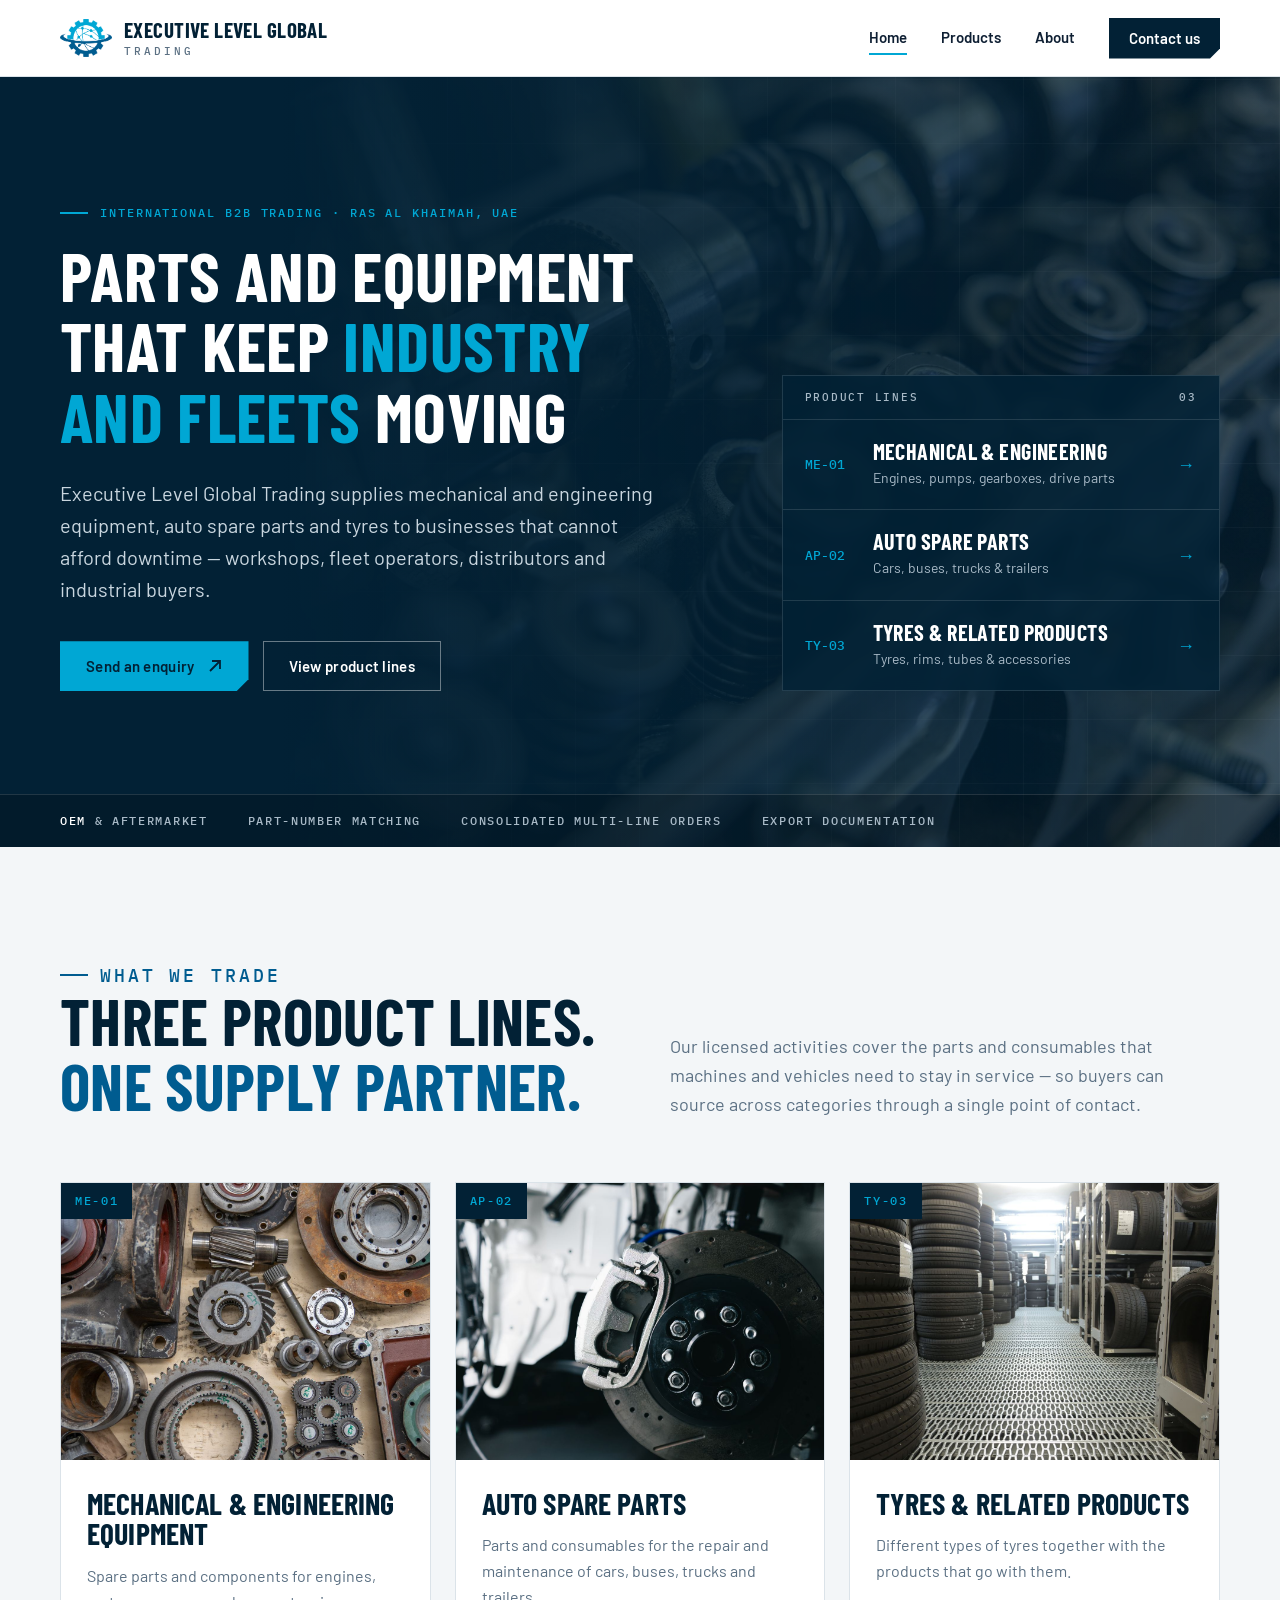
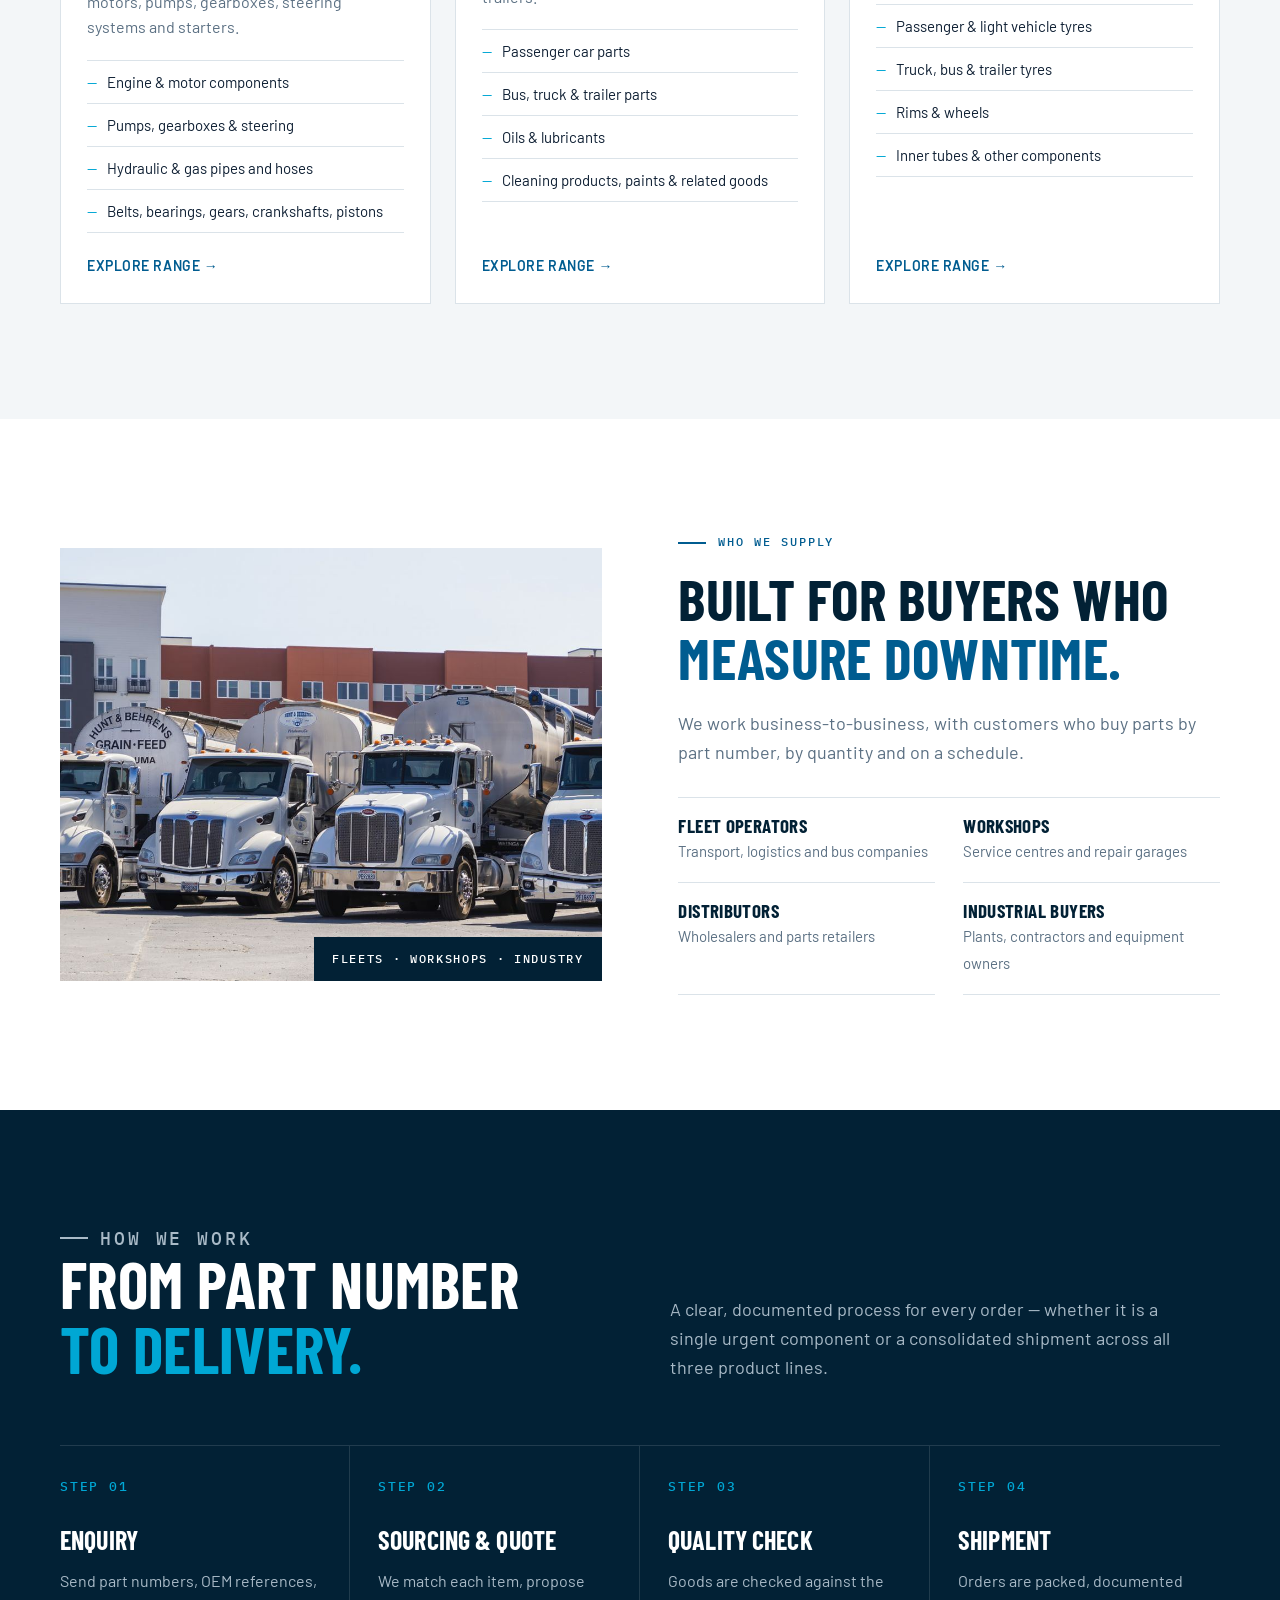
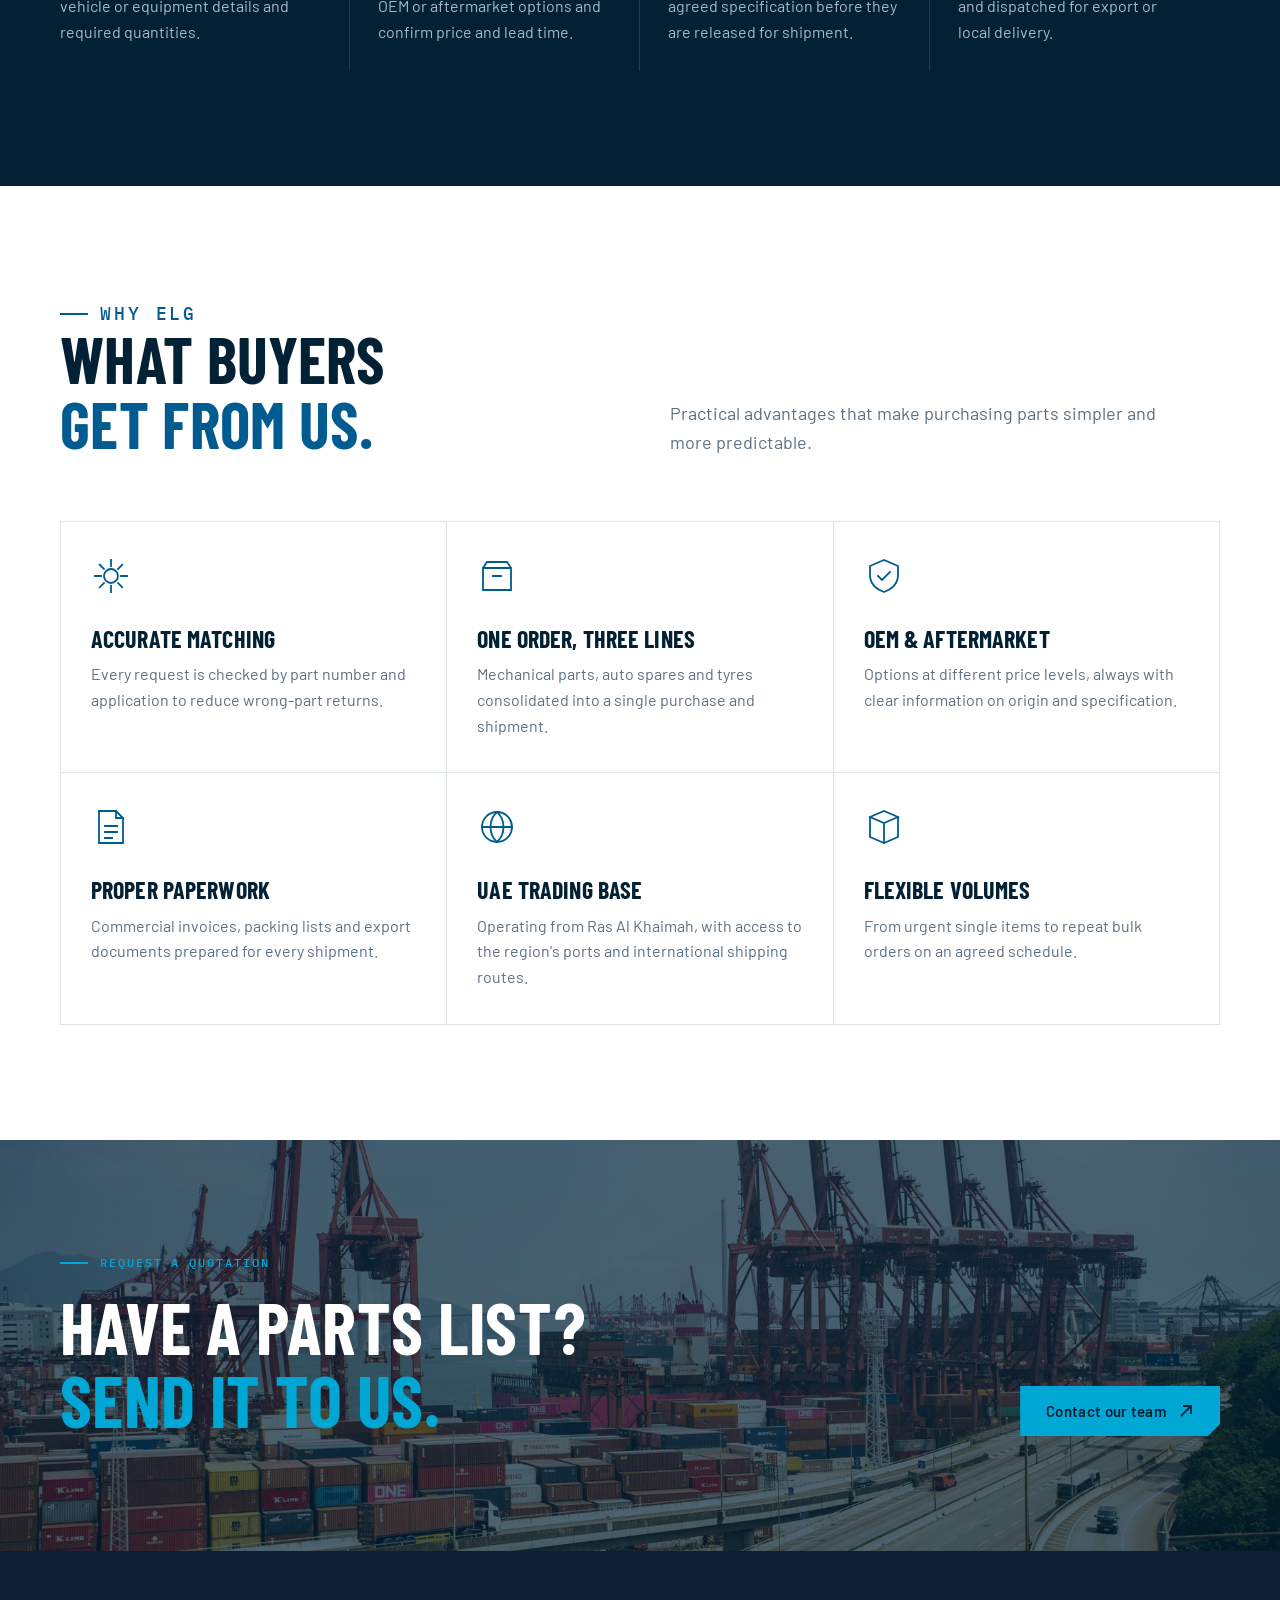
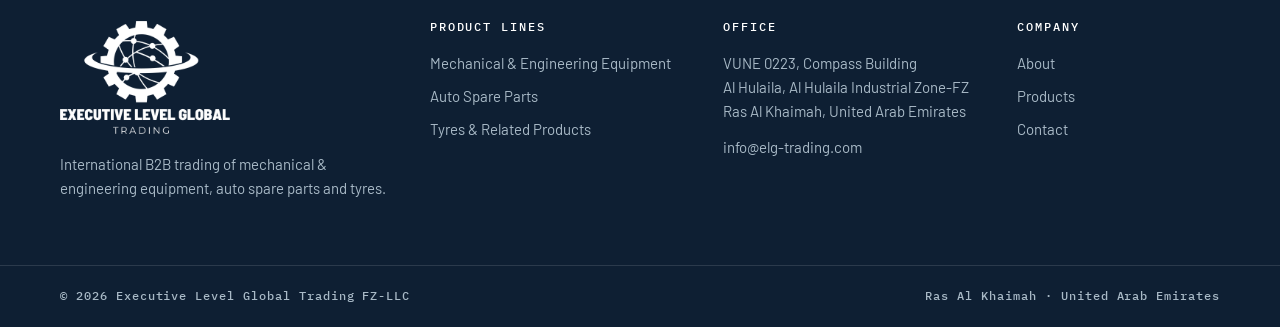
<file: index.html>
<!doctype html>
<html lang="en" class="no-js">
<head>
<meta charset="utf-8">
<meta name="viewport" content="width=device-width, initial-scale=1">
<title>Executive Level Global Trading FZ-LLC | Auto Spare Parts, Tyres &amp; Engineering Equipment</title>
<meta name="description" content="Executive Level Global Trading FZ-LLC — international B2B trading of mechanical and engineering equipment, auto spare parts, tyres and related products from Ras Al Khaimah, UAE.">
<meta name="theme-color" content="#022135">
<link rel="canonical" href="https://elg-trading.com/">
<link rel="icon" href="favicon.ico" sizes="any">
<link rel="icon" type="image/png" sizes="32x32" href="assets/favicon-32.png">
<link rel="icon" type="image/png" sizes="192x192" href="assets/favicon-192.png">
<link rel="apple-touch-icon" href="assets/apple-touch-icon.png">
<meta property="og:type" content="website">
<meta property="og:site_name" content="Executive Level Global Trading FZ-LLC">
<meta property="og:title" content="Executive Level Global Trading FZ-LLC | Auto Spare Parts, Tyres &amp; Engineering Equipment">
<meta property="og:description" content="Executive Level Global Trading FZ-LLC — international B2B trading of mechanical and engineering equipment, auto spare parts, tyres and related products from Ras Al Khaimah, UAE.">
<meta property="og:url" content="https://elg-trading.com/">
<meta property="og:image" content="https://elg-trading.com/assets/og-image.jpg">
<meta property="og:image:width" content="1200">
<meta property="og:image:height" content="630">
<meta name="twitter:card" content="summary_large_image">
<link rel="preconnect" href="https://fonts.googleapis.com">
<link rel="preconnect" href="https://fonts.gstatic.com" crossorigin>
<link href="https://fonts.googleapis.com/css2?family=Barlow+Condensed:wght@600;700&family=Barlow:wght@400;500;600&family=IBM+Plex+Mono:wght@500&display=swap" rel="stylesheet">
<link rel="stylesheet" href="css/site.css">
<script type="application/ld+json">{"@context": "https://schema.org", "@type": "Organization", "name": "Executive Level Global Trading FZ-LLC", "url": "https://elg-trading.com/", "logo": "https://elg-trading.com/assets/logo.png", "image": "https://elg-trading.com/assets/og-image.jpg", "email": "info@elg-trading.com", "description": "International B2B trading of mechanical and engineering equipment, auto spare parts, tyres and related products.", "address": {"@type": "PostalAddress", "streetAddress": "VUNE 0223, Compass Building, Al Hulaila", "addressLocality": "Al Hulaila Industrial Zone-FZ", "addressRegion": "Ras Al Khaimah", "addressCountry": "AE"}}</script>
</head>
<body>
<header class="site-header">
  <div class="wrap">
    <a class="brand" href="/" aria-label="Executive Level Global Trading FZ-LLC — home">
      <img src="assets/mark.png" alt="" width="52" height="37">
      <span class="brand-name"><strong>Executive Level Global</strong><small>Trading</small></span>
    </a>
    <button class="menu-toggle" aria-label="Menu" aria-expanded="false"><span></span><span></span><span></span></button>
    <nav class="site-nav" aria-label="Main"><a href="/" class="active">Home</a><a href="/products">Products</a><a href="/about">About</a><a class="nav-cta" href="/contact">Contact us</a></nav>
  </div>
</header>
<main>
<section class="hero">
  <div class="hero-media"><img src="assets/img/hero-camshaft.jpg" alt="" fetchpriority="high"></div>
  <div class="wrap">
    <div>
      <p class="eyebrow">International B2B trading · Ras Al Khaimah, UAE</p>
      <h1>Parts and equipment that keep <em>industry and fleets</em> moving</h1>
      <p class="hero-lede">Executive Level Global Trading supplies mechanical and engineering equipment, auto spare parts and tyres to businesses that cannot afford downtime — workshops, fleet operators, distributors and industrial buyers.</p>
      <div class="hero-actions">
        <a class="btn btn-primary" href="/contact">Send an enquiry <svg viewBox="0 0 16 16" fill="none" stroke="currentColor" stroke-width="1.8" aria-hidden="true"><path d="M3 13 13 3M5 3h8v8"/></svg></a>
        <a class="btn btn-ghost" href="/products">View product lines</a>
      </div>
    </div>
    <div class="spec-sheet" aria-label="Product lines">
      <header><span>Product lines</span><span>03</span></header>
      <a class="spec-row" href="/products#mechanical"><span class="code">ME-01</span><span><strong>Mechanical &amp; Engineering</strong><span class="sub">Engines, pumps, gearboxes, drive parts</span></span><span class="arrow">→</span></a>
      <a class="spec-row" href="/products#auto-parts"><span class="code">AP-02</span><span><strong>Auto Spare Parts</strong><span class="sub">Cars, buses, trucks &amp; trailers</span></span><span class="arrow">→</span></a>
      <a class="spec-row" href="/products#tyres"><span class="code">TY-03</span><span><strong>Tyres &amp; Related Products</strong><span class="sub">Tyres, rims, tubes &amp; accessories</span></span><span class="arrow">→</span></a>
    </div>
  </div>
  <div class="hero-strip"><div class="wrap"><span><b>OEM</b> &amp; aftermarket</span><span>Part-number matching</span><span>Consolidated multi-line orders</span><span>Export documentation</span></div></div>
</section>

<section class="section paper">
  <div class="wrap">
    <div class="section-head">
      <div><p class="eyebrow dark">What we trade</p><h2>Three product lines.<br><span>One supply partner.</span></h2></div>
      <p>Our licensed activities cover the parts and consumables that machines and vehicles need to stay in service — so buyers can source across categories through a single point of contact.</p>
    </div>
    <div class="division-grid">
      <a class="division reveal" href="/products#mechanical">
        <figure><img src="assets/img/mechanical.jpg" alt="Assorted gears, bearings and mechanical components" loading="lazy"><span class="tag">ME-01</span></figure>
        <div class="division-body">
          <h3>Mechanical &amp; Engineering Equipment</h3>
          <p>Spare parts and components for engines, motors, pumps, gearboxes, steering systems and starters.</p>
          <ul><li>Engine &amp; motor components</li><li>Pumps, gearboxes &amp; steering</li><li>Hydraulic &amp; gas pipes and hoses</li><li>Belts, bearings, gears, crankshafts, pistons</li></ul>
          <span class="more">Explore range →</span>
        </div>
      </a>
      <a class="division reveal" href="/products#auto-parts">
        <figure><img src="assets/img/auto-parts.jpg" alt="Vehicle brake disc and caliper" loading="lazy"><span class="tag">AP-02</span></figure>
        <div class="division-body">
          <h3>Auto Spare Parts</h3>
          <p>Parts and consumables for the repair and maintenance of cars, buses, trucks and trailers.</p>
          <ul><li>Passenger car parts</li><li>Bus, truck &amp; trailer parts</li><li>Oils &amp; lubricants</li><li>Cleaning products, paints &amp; related goods</li></ul>
          <span class="more">Explore range →</span>
        </div>
      </a>
      <a class="division reveal" href="/products#tyres">
        <figure><img src="assets/img/tyres.jpg" alt="Tyre storage aisle in a warehouse" loading="lazy"><span class="tag">TY-03</span></figure>
        <div class="division-body">
          <h3>Tyres &amp; Related Products</h3>
          <p>Different types of tyres together with the products that go with them.</p>
          <ul><li>Passenger &amp; light vehicle tyres</li><li>Truck, bus &amp; trailer tyres</li><li>Rims &amp; wheels</li><li>Inner tubes &amp; other components</li></ul>
          <span class="more">Explore range →</span>
        </div>
      </a>
    </div>
  </div>
</section>

<section class="section">
  <div class="wrap split">
    <div class="split-media reveal"><img src="assets/img/fleet.jpg" alt="Row of heavy trucks parked at a depot" loading="lazy"><span class="caption">Fleets · Workshops · Industry</span></div>
    <div class="reveal">
      <p class="eyebrow dark">Who we supply</p>
      <h2>Built for buyers who <span>measure downtime.</span></h2>
      <p class="lead">We work business-to-business, with customers who buy parts by part number, by quantity and on a schedule.</p>
      <div class="client-list">
        <div><strong>Fleet operators</strong><span>Transport, logistics and bus companies</span></div>
        <div><strong>Workshops</strong><span>Service centres and repair garages</span></div>
        <div><strong>Distributors</strong><span>Wholesalers and parts retailers</span></div>
        <div><strong>Industrial buyers</strong><span>Plants, contractors and equipment owners</span></div>
      </div>
    </div>
  </div>
</section>

<section class="section dark">
  <div class="wrap">
    <div class="section-head">
      <div><p class="eyebrow">How we work</p><h2>From part number<br><span>to delivery.</span></h2></div>
      <p>A clear, documented process for every order — whether it is a single urgent component or a consolidated shipment across all three product lines.</p>
    </div>
    <div class="process">
      <div class="step reveal"><span class="num">STEP 01</span><h3>Enquiry</h3><p>Send part numbers, OEM references, vehicle or equipment details and required quantities.</p></div>
      <div class="step reveal"><span class="num">STEP 02</span><h3>Sourcing &amp; quote</h3><p>We match each item, propose OEM or aftermarket options and confirm price and lead time.</p></div>
      <div class="step reveal"><span class="num">STEP 03</span><h3>Quality check</h3><p>Goods are checked against the agreed specification before they are released for shipment.</p></div>
      <div class="step reveal"><span class="num">STEP 04</span><h3>Shipment</h3><p>Orders are packed, documented and dispatched for export or local delivery.</p></div>
    </div>
  </div>
</section>

<section class="section">
  <div class="wrap">
    <div class="section-head">
      <div><p class="eyebrow dark">Why ELG</p><h2>What buyers<br><span>get from us.</span></h2></div>
      <p>Practical advantages that make purchasing parts simpler and more predictable.</p>
    </div>
    <div class="adv-grid">
      <div class="adv reveal"><svg viewBox="0 0 40 40" fill="none" stroke="currentColor" stroke-width="1.8" stroke-linecap="square" aria-hidden="true"><circle cx="20" cy="20" r="7"/><path d="M20 4v6M20 30v6M4 20h6M30 20h6M8.7 8.7l4.2 4.2M27.1 27.1l4.2 4.2M8.7 31.3l4.2-4.2M27.1 12.9l4.2-4.2"/></svg><h3>Accurate matching</h3><p>Every request is checked by part number and application to reduce wrong-part returns.</p></div>
      <div class="adv reveal"><svg viewBox="0 0 40 40" fill="none" stroke="currentColor" stroke-width="1.8" stroke-linecap="square" aria-hidden="true"><path d="M6 12h28v22H6zM6 12l4-6h20l4 6M16 20h8"/></svg><h3>One order, three lines</h3><p>Mechanical parts, auto spares and tyres consolidated into a single purchase and shipment.</p></div>
      <div class="adv reveal"><svg viewBox="0 0 40 40" fill="none" stroke="currentColor" stroke-width="1.8" stroke-linecap="square" aria-hidden="true"><path d="M20 4 6 10v9c0 8 6 14 14 17 8-3 14-9 14-17v-9z"/><path d="m14 20 4 4 8-8"/></svg><h3>OEM &amp; aftermarket</h3><p>Options at different price levels, always with clear information on origin and specification.</p></div>
      <div class="adv reveal"><svg viewBox="0 0 40 40" fill="none" stroke="currentColor" stroke-width="1.8" stroke-linecap="square" aria-hidden="true"><path d="M8 4h17l7 7v25H8z"/><path d="M25 4v7h7M14 19h12M14 25h12M14 31h7"/></svg><h3>Proper paperwork</h3><p>Commercial invoices, packing lists and export documents prepared for every shipment.</p></div>
      <div class="adv reveal"><svg viewBox="0 0 40 40" fill="none" stroke="currentColor" stroke-width="1.8" stroke-linecap="square" aria-hidden="true"><circle cx="20" cy="20" r="15"/><path d="M5 20h30M20 5c4.5 4 6.5 9 6.5 15S24.5 31 20 35c-4.5-4-6.5-9-6.5-15S15.5 9 20 5z"/></svg><h3>UAE trading base</h3><p>Operating from Ras Al Khaimah, with access to the region's ports and international shipping routes.</p></div>
      <div class="adv reveal"><svg viewBox="0 0 40 40" fill="none" stroke="currentColor" stroke-width="1.8" stroke-linecap="square" aria-hidden="true"><path d="M6 30V10l14-6 14 6v20l-14 6z"/><path d="M6 10l14 6 14-6M20 16v20"/></svg><h3>Flexible volumes</h3><p>From urgent single items to repeat bulk orders on an agreed schedule.</p></div>
    </div>
  </div>
</section>

<section class="cta-band">
  <img src="assets/img/port.jpg" alt="" loading="lazy">
  <div class="wrap">
    <div><p class="eyebrow">Request a quotation</p><h2>Have a parts list?<br><span>Send it to us.</span></h2></div>
    <a class="btn btn-primary" href="/contact">Contact our team <svg viewBox="0 0 16 16" fill="none" stroke="currentColor" stroke-width="1.8" aria-hidden="true"><path d="M3 13 13 3M5 3h8v8"/></svg></a>
  </div>
</section>
</main>
<footer class="site-footer">
  <div class="wrap">
    <div>
      <img src="assets/logo-white.png" alt="Executive Level Global Trading FZ-LLC" width="170" height="113" loading="lazy">
      <p>International B2B trading of mechanical &amp; engineering equipment, auto spare parts and tyres.</p>
    </div>
    <div>
      <h4>Product lines</h4>
      <ul>
        <li><a href="/products#mechanical">Mechanical &amp; Engineering Equipment</a></li>
        <li><a href="/products#auto-parts">Auto Spare Parts</a></li>
        <li><a href="/products#tyres">Tyres &amp; Related Products</a></li>
      </ul>
    </div>
    <div>
      <h4>Office</h4>
      <address>VUNE 0223, Compass Building<br>Al Hulaila, Al Hulaila Industrial Zone-FZ<br>Ras Al Khaimah, United Arab Emirates</address>
      <p style="margin-top:12px"><a href="mailto:info@elg-trading.com">info@elg-trading.com</a></p>
    </div>
    <div>
      <h4>Company</h4>
      <ul>
        <li><a href="/about">About</a></li>
        <li><a href="/products">Products</a></li>
        <li><a href="/contact">Contact</a></li>
      </ul>
    </div>
  </div>
  <div class="footer-bottom">
    <div class="wrap">
      <span>© <span data-year>2026</span> Executive Level Global Trading FZ-LLC</span>
      <span>Ras Al Khaimah · United Arab Emirates</span>
    </div>
  </div>
</footer>
<script src="js/site.js"></script>
</body>
</html>
</file>
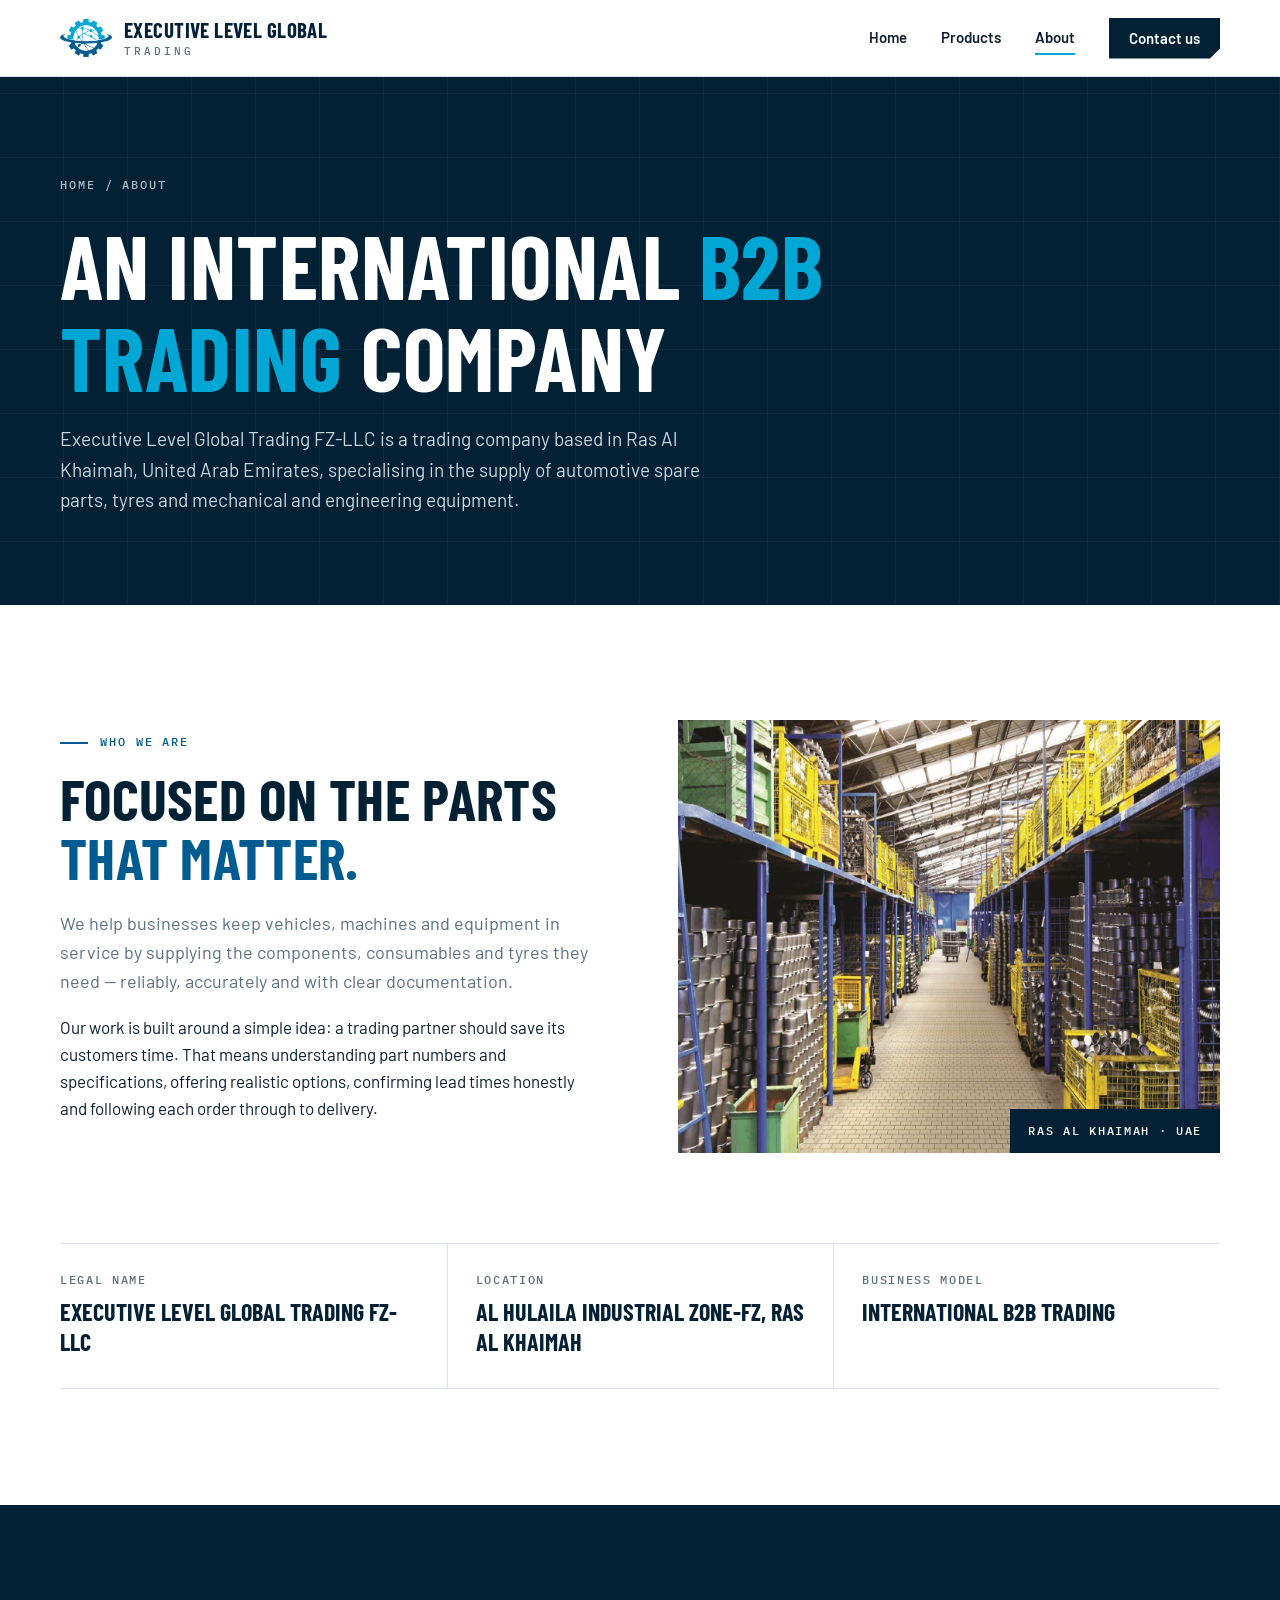
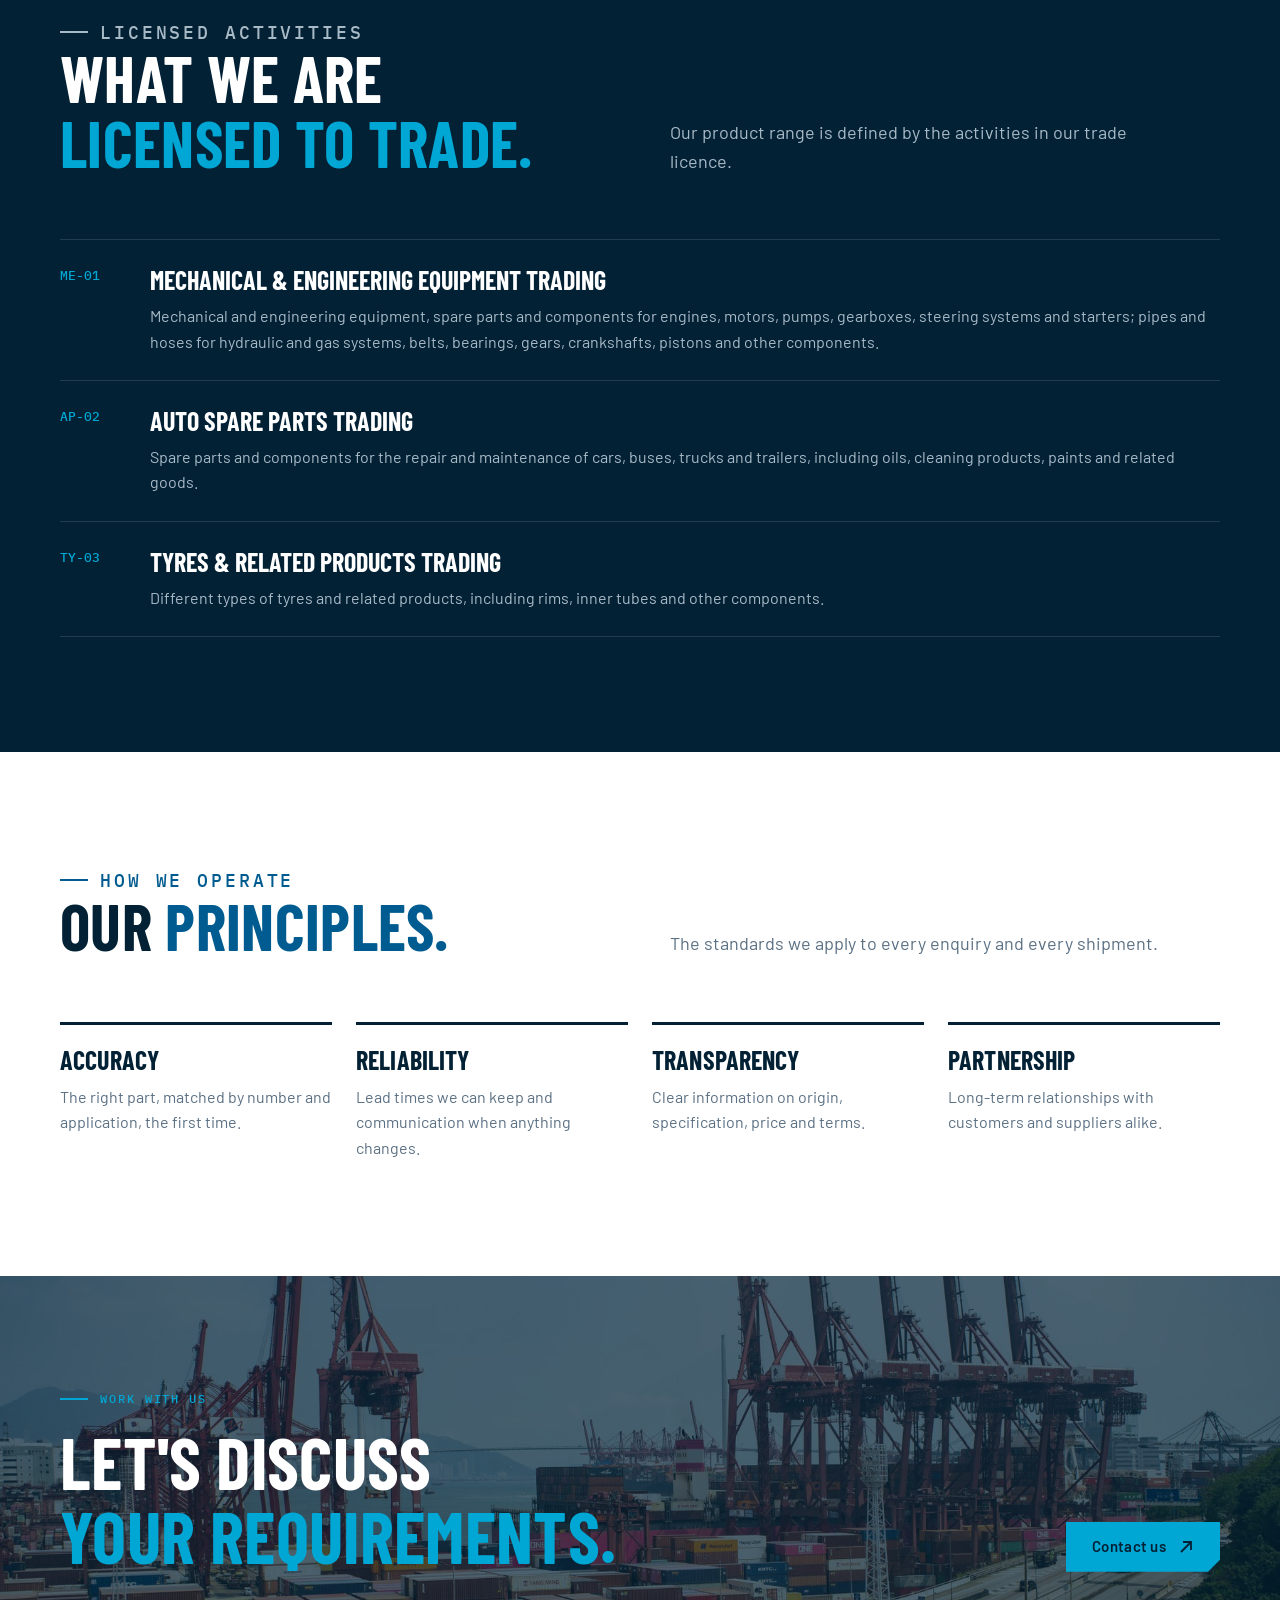
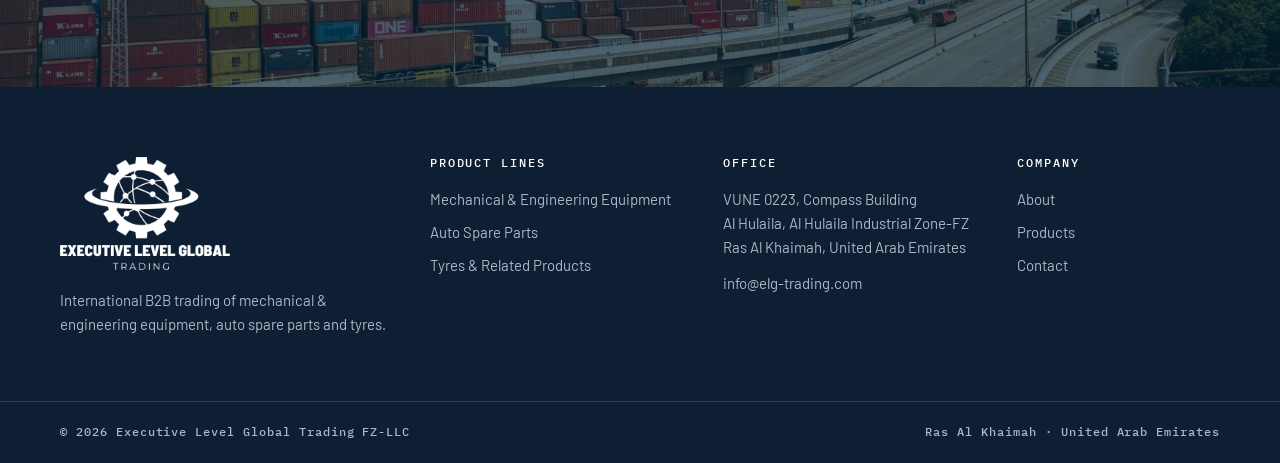
<file: about.html>
<!doctype html>
<html lang="en" class="no-js">
<head>
<meta charset="utf-8">
<meta name="viewport" content="width=device-width, initial-scale=1">
<title>About | Executive Level Global Trading FZ-LLC</title>
<meta name="description" content="About Executive Level Global Trading FZ-LLC, an international B2B trading company based in Ras Al Khaimah, United Arab Emirates.">
<meta name="theme-color" content="#022135">
<link rel="canonical" href="https://elg-trading.com/about">
<link rel="icon" href="favicon.ico" sizes="any">
<link rel="icon" type="image/png" sizes="32x32" href="assets/favicon-32.png">
<link rel="icon" type="image/png" sizes="192x192" href="assets/favicon-192.png">
<link rel="apple-touch-icon" href="assets/apple-touch-icon.png">
<meta property="og:type" content="website">
<meta property="og:site_name" content="Executive Level Global Trading FZ-LLC">
<meta property="og:title" content="About | Executive Level Global Trading FZ-LLC">
<meta property="og:description" content="About Executive Level Global Trading FZ-LLC, an international B2B trading company based in Ras Al Khaimah, United Arab Emirates.">
<meta property="og:url" content="https://elg-trading.com/about">
<meta property="og:image" content="https://elg-trading.com/assets/og-image.jpg">
<meta property="og:image:width" content="1200">
<meta property="og:image:height" content="630">
<meta name="twitter:card" content="summary_large_image">
<link rel="preconnect" href="https://fonts.googleapis.com">
<link rel="preconnect" href="https://fonts.gstatic.com" crossorigin>
<link href="https://fonts.googleapis.com/css2?family=Barlow+Condensed:wght@600;700&family=Barlow:wght@400;500;600&family=IBM+Plex+Mono:wght@500&display=swap" rel="stylesheet">
<link rel="stylesheet" href="css/site.css">
<script type="application/ld+json">{"@context": "https://schema.org", "@type": "Organization", "name": "Executive Level Global Trading FZ-LLC", "url": "https://elg-trading.com/", "logo": "https://elg-trading.com/assets/logo.png", "image": "https://elg-trading.com/assets/og-image.jpg", "email": "info@elg-trading.com", "description": "International B2B trading of mechanical and engineering equipment, auto spare parts, tyres and related products.", "address": {"@type": "PostalAddress", "streetAddress": "VUNE 0223, Compass Building, Al Hulaila", "addressLocality": "Al Hulaila Industrial Zone-FZ", "addressRegion": "Ras Al Khaimah", "addressCountry": "AE"}}</script>
</head>
<body>
<header class="site-header">
  <div class="wrap">
    <a class="brand" href="/" aria-label="Executive Level Global Trading FZ-LLC — home">
      <img src="assets/mark.png" alt="" width="52" height="37">
      <span class="brand-name"><strong>Executive Level Global</strong><small>Trading</small></span>
    </a>
    <button class="menu-toggle" aria-label="Menu" aria-expanded="false"><span></span><span></span><span></span></button>
    <nav class="site-nav" aria-label="Main"><a href="/">Home</a><a href="/products">Products</a><a href="/about" class="active">About</a><a class="nav-cta" href="/contact">Contact us</a></nav>
  </div>
</header>
<main>
<section class="page-hero">
  <div class="wrap">
    <p class="crumbs"><a href="/">Home</a> / About</p>
    <h1>An international <span>B2B trading</span> company</h1>
    <p>Executive Level Global Trading FZ-LLC is a trading company based in Ras Al Khaimah, United Arab Emirates, specialising in the supply of automotive spare parts, tyres and mechanical and engineering equipment.</p>
  </div>
</section>

<section class="section">
  <div class="wrap split">
    <div class="reveal">
      <p class="eyebrow dark">Who we are</p>
      <h2>Focused on the parts <span>that matter.</span></h2>
      <p class="lead">We help businesses keep vehicles, machines and equipment in service by supplying the components, consumables and tyres they need — reliably, accurately and with clear documentation.</p>
      <p>Our work is built around a simple idea: a trading partner should save its customers time. That means understanding part numbers and specifications, offering realistic options, confirming lead times honestly and following each order through to delivery.</p>
    </div>
    <div class="split-media reveal"><img src="assets/img/warehouse.jpg" alt="Parts warehouse with stocked shelving" loading="lazy"><span class="caption">Ras Al Khaimah · UAE</span></div>
  </div>
  <div class="wrap" style="margin-top:clamp(50px,7vw,90px)">
    <div class="facts">
      <div class="fact"><span>Legal name</span><strong>Executive Level Global Trading FZ-LLC</strong></div>
      <div class="fact"><span>Location</span><strong>Al Hulaila Industrial Zone-FZ, Ras Al Khaimah</strong></div>
      <div class="fact"><span>Business model</span><strong>International B2B trading</strong></div>
    </div>
  </div>
</section>

<section class="section dark">
  <div class="wrap">
    <div class="section-head">
      <div><p class="eyebrow">Licensed activities</p><h2>What we are<br><span>licensed to trade.</span></h2></div>
      <p>Our product range is defined by the activities in our trade licence.</p>
    </div>
    <ul class="licence-list">
      <li class="reveal"><span class="code">ME-01</span><div><strong>Mechanical &amp; Engineering Equipment Trading</strong><p>Mechanical and engineering equipment, spare parts and components for engines, motors, pumps, gearboxes, steering systems and starters; pipes and hoses for hydraulic and gas systems, belts, bearings, gears, crankshafts, pistons and other components.</p></div></li>
      <li class="reveal"><span class="code">AP-02</span><div><strong>Auto Spare Parts Trading</strong><p>Spare parts and components for the repair and maintenance of cars, buses, trucks and trailers, including oils, cleaning products, paints and related goods.</p></div></li>
      <li class="reveal"><span class="code">TY-03</span><div><strong>Tyres &amp; Related Products Trading</strong><p>Different types of tyres and related products, including rims, inner tubes and other components.</p></div></li>
    </ul>
  </div>
</section>

<section class="section">
  <div class="wrap">
    <div class="section-head">
      <div><p class="eyebrow dark">How we operate</p><h2>Our <span>principles.</span></h2></div>
      <p>The standards we apply to every enquiry and every shipment.</p>
    </div>
    <div class="values">
      <div class="value reveal"><h3>Accuracy</h3><p>The right part, matched by number and application, the first time.</p></div>
      <div class="value reveal"><h3>Reliability</h3><p>Lead times we can keep and communication when anything changes.</p></div>
      <div class="value reveal"><h3>Transparency</h3><p>Clear information on origin, specification, price and terms.</p></div>
      <div class="value reveal"><h3>Partnership</h3><p>Long-term relationships with customers and suppliers alike.</p></div>
    </div>
  </div>
</section>

<section class="cta-band">
  <img src="assets/img/port.jpg" alt="" loading="lazy">
  <div class="wrap">
    <div><p class="eyebrow">Work with us</p><h2>Let's discuss<br><span>your requirements.</span></h2></div>
    <a class="btn btn-primary" href="/contact">Contact us <svg viewBox="0 0 16 16" fill="none" stroke="currentColor" stroke-width="1.8" aria-hidden="true"><path d="M3 13 13 3M5 3h8v8"/></svg></a>
  </div>
</section>
</main>
<footer class="site-footer">
  <div class="wrap">
    <div>
      <img src="assets/logo-white.png" alt="Executive Level Global Trading FZ-LLC" width="170" height="113" loading="lazy">
      <p>International B2B trading of mechanical &amp; engineering equipment, auto spare parts and tyres.</p>
    </div>
    <div>
      <h4>Product lines</h4>
      <ul>
        <li><a href="/products#mechanical">Mechanical &amp; Engineering Equipment</a></li>
        <li><a href="/products#auto-parts">Auto Spare Parts</a></li>
        <li><a href="/products#tyres">Tyres &amp; Related Products</a></li>
      </ul>
    </div>
    <div>
      <h4>Office</h4>
      <address>VUNE 0223, Compass Building<br>Al Hulaila, Al Hulaila Industrial Zone-FZ<br>Ras Al Khaimah, United Arab Emirates</address>
      <p style="margin-top:12px"><a href="mailto:info@elg-trading.com">info@elg-trading.com</a></p>
    </div>
    <div>
      <h4>Company</h4>
      <ul>
        <li><a href="/about">About</a></li>
        <li><a href="/products">Products</a></li>
        <li><a href="/contact">Contact</a></li>
      </ul>
    </div>
  </div>
  <div class="footer-bottom">
    <div class="wrap">
      <span>© <span data-year>2026</span> Executive Level Global Trading FZ-LLC</span>
      <span>Ras Al Khaimah · United Arab Emirates</span>
    </div>
  </div>
</footer>
<script src="js/site.js"></script>
</body>
</html>
</file>
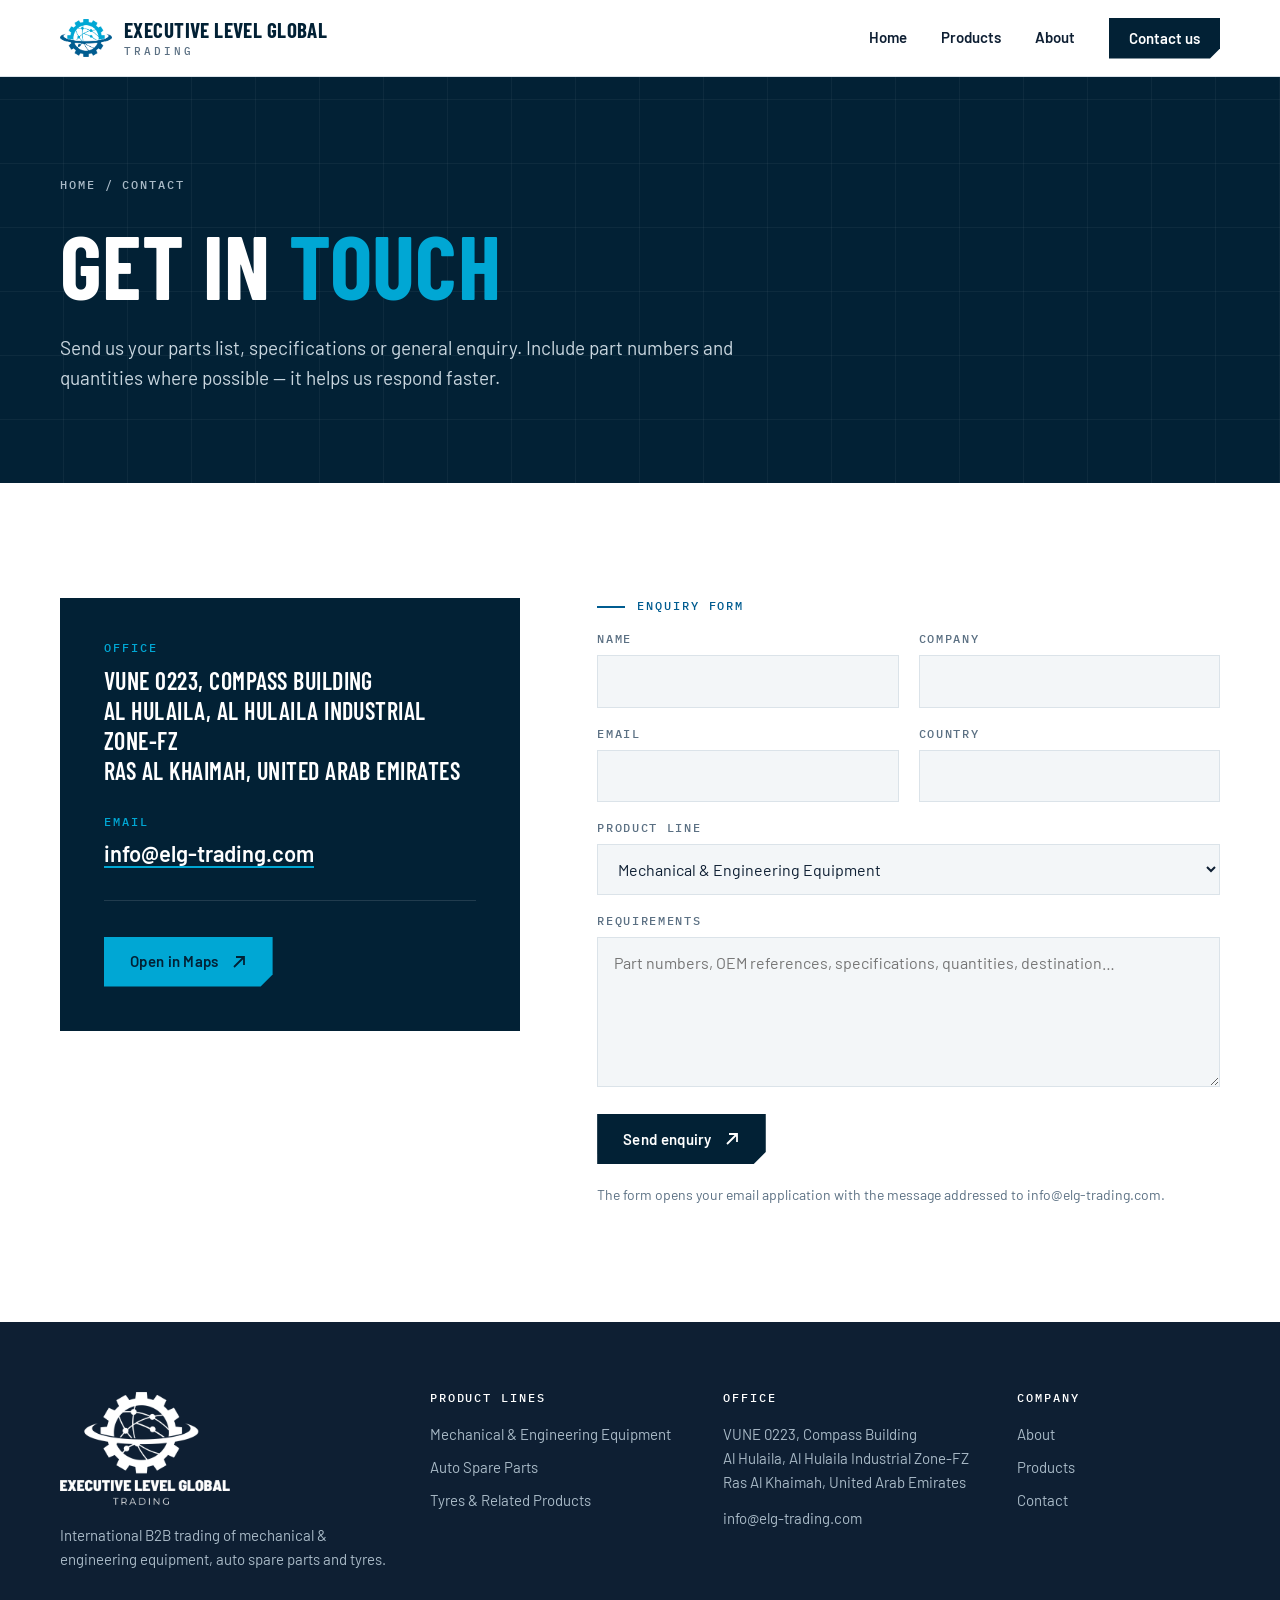
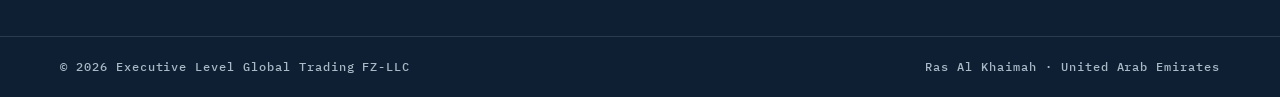
<file: contact.html>
<!doctype html>
<html lang="en" class="no-js">
<head>
<meta charset="utf-8">
<meta name="viewport" content="width=device-width, initial-scale=1">
<title>Contact | Executive Level Global Trading FZ-LLC</title>
<meta name="description" content="Contact Executive Level Global Trading FZ-LLC: VUNE 0223, Compass Building, Al Hulaila, Al Hulaila Industrial Zone-FZ, Ras Al Khaimah, United Arab Emirates. Email info@elg-trading.com.">
<meta name="theme-color" content="#022135">
<link rel="canonical" href="https://elg-trading.com/contact">
<link rel="icon" href="favicon.ico" sizes="any">
<link rel="icon" type="image/png" sizes="32x32" href="assets/favicon-32.png">
<link rel="icon" type="image/png" sizes="192x192" href="assets/favicon-192.png">
<link rel="apple-touch-icon" href="assets/apple-touch-icon.png">
<meta property="og:type" content="website">
<meta property="og:site_name" content="Executive Level Global Trading FZ-LLC">
<meta property="og:title" content="Contact | Executive Level Global Trading FZ-LLC">
<meta property="og:description" content="Contact Executive Level Global Trading FZ-LLC: VUNE 0223, Compass Building, Al Hulaila, Al Hulaila Industrial Zone-FZ, Ras Al Khaimah, United Arab Emirates. Email info@elg-trading.com.">
<meta property="og:url" content="https://elg-trading.com/contact">
<meta property="og:image" content="https://elg-trading.com/assets/og-image.jpg">
<meta property="og:image:width" content="1200">
<meta property="og:image:height" content="630">
<meta name="twitter:card" content="summary_large_image">
<link rel="preconnect" href="https://fonts.googleapis.com">
<link rel="preconnect" href="https://fonts.gstatic.com" crossorigin>
<link href="https://fonts.googleapis.com/css2?family=Barlow+Condensed:wght@600;700&family=Barlow:wght@400;500;600&family=IBM+Plex+Mono:wght@500&display=swap" rel="stylesheet">
<link rel="stylesheet" href="css/site.css">
<script type="application/ld+json">{"@context": "https://schema.org", "@type": "Organization", "name": "Executive Level Global Trading FZ-LLC", "url": "https://elg-trading.com/", "logo": "https://elg-trading.com/assets/logo.png", "image": "https://elg-trading.com/assets/og-image.jpg", "email": "info@elg-trading.com", "description": "International B2B trading of mechanical and engineering equipment, auto spare parts, tyres and related products.", "address": {"@type": "PostalAddress", "streetAddress": "VUNE 0223, Compass Building, Al Hulaila", "addressLocality": "Al Hulaila Industrial Zone-FZ", "addressRegion": "Ras Al Khaimah", "addressCountry": "AE"}}</script>
</head>
<body>
<header class="site-header">
  <div class="wrap">
    <a class="brand" href="/" aria-label="Executive Level Global Trading FZ-LLC — home">
      <img src="assets/mark.png" alt="" width="52" height="37">
      <span class="brand-name"><strong>Executive Level Global</strong><small>Trading</small></span>
    </a>
    <button class="menu-toggle" aria-label="Menu" aria-expanded="false"><span></span><span></span><span></span></button>
    <nav class="site-nav" aria-label="Main"><a href="/">Home</a><a href="/products">Products</a><a href="/about">About</a><a class="nav-cta active" href="/contact">Contact us</a></nav>
  </div>
</header>
<main>
<section class="page-hero">
  <div class="wrap">
    <p class="crumbs"><a href="/">Home</a> / Contact</p>
    <h1>Get in <span>touch</span></h1>
    <p>Send us your parts list, specifications or general enquiry. Include part numbers and quantities where possible — it helps us respond faster.</p>
  </div>
</section>

<section class="section">
  <div class="wrap contact-grid">
    <div class="office reveal">
      <span class="label">Office</span>
      <address>VUNE 0223, Compass Building<br>Al Hulaila, Al Hulaila Industrial Zone-FZ<br>Ras Al Khaimah, United Arab Emirates</address>
      <span class="label">Email</span>
      <a class="mail" href="mailto:info@elg-trading.com">info@elg-trading.com</a>
      <hr>
      <a class="btn btn-primary" href="https://www.google.com/maps/search/?api=1&query=Compass+Building+Al+Hulaila+Industrial+Zone+Ras+Al+Khaimah" target="_blank" rel="noopener">Open in Maps <svg viewBox="0 0 16 16" fill="none" stroke="currentColor" stroke-width="1.8" aria-hidden="true"><path d="M3 13 13 3M5 3h8v8"/></svg></a>
    </div>
    <div class="reveal">
      <p class="eyebrow dark">Enquiry form</p>
      <form class="form" id="enquiry" novalidate>
        <div><label for="f-name">Name</label><input id="f-name" name="name" required autocomplete="name"></div>
        <div><label for="f-company">Company</label><input id="f-company" name="company" autocomplete="organization"></div>
        <div><label for="f-email">Email</label><input id="f-email" name="email" type="email" required autocomplete="email"></div>
        <div><label for="f-country">Country</label><input id="f-country" name="country" autocomplete="country-name"></div>
        <div class="full"><label for="f-division">Product line</label>
          <select id="f-division" name="division">
            <option>Mechanical &amp; Engineering Equipment</option>
            <option>Auto Spare Parts</option>
            <option>Tyres &amp; Related Products</option>
            <option>Several product lines</option>
            <option>General enquiry</option>
          </select></div>
        <div class="full"><label for="f-message">Requirements</label><textarea id="f-message" name="message" required placeholder="Part numbers, OEM references, specifications, quantities, destination…"></textarea></div>
        <div class="full"><button class="btn btn-dark" type="submit">Send enquiry <svg viewBox="0 0 16 16" fill="none" stroke="currentColor" stroke-width="1.8" aria-hidden="true"><path d="M3 13 13 3M5 3h8v8"/></svg></button></div>
        <p class="hint full">The form opens your email application with the message addressed to info@elg-trading.com.</p>
      </form>
    </div>
  </div>
</section>
</main>
<footer class="site-footer">
  <div class="wrap">
    <div>
      <img src="assets/logo-white.png" alt="Executive Level Global Trading FZ-LLC" width="170" height="113" loading="lazy">
      <p>International B2B trading of mechanical &amp; engineering equipment, auto spare parts and tyres.</p>
    </div>
    <div>
      <h4>Product lines</h4>
      <ul>
        <li><a href="/products#mechanical">Mechanical &amp; Engineering Equipment</a></li>
        <li><a href="/products#auto-parts">Auto Spare Parts</a></li>
        <li><a href="/products#tyres">Tyres &amp; Related Products</a></li>
      </ul>
    </div>
    <div>
      <h4>Office</h4>
      <address>VUNE 0223, Compass Building<br>Al Hulaila, Al Hulaila Industrial Zone-FZ<br>Ras Al Khaimah, United Arab Emirates</address>
      <p style="margin-top:12px"><a href="mailto:info@elg-trading.com">info@elg-trading.com</a></p>
    </div>
    <div>
      <h4>Company</h4>
      <ul>
        <li><a href="/about">About</a></li>
        <li><a href="/products">Products</a></li>
        <li><a href="/contact">Contact</a></li>
      </ul>
    </div>
  </div>
  <div class="footer-bottom">
    <div class="wrap">
      <span>© <span data-year>2026</span> Executive Level Global Trading FZ-LLC</span>
      <span>Ras Al Khaimah · United Arab Emirates</span>
    </div>
  </div>
</footer>
<script src="js/site.js"></script>
</body>
</html>
</file>
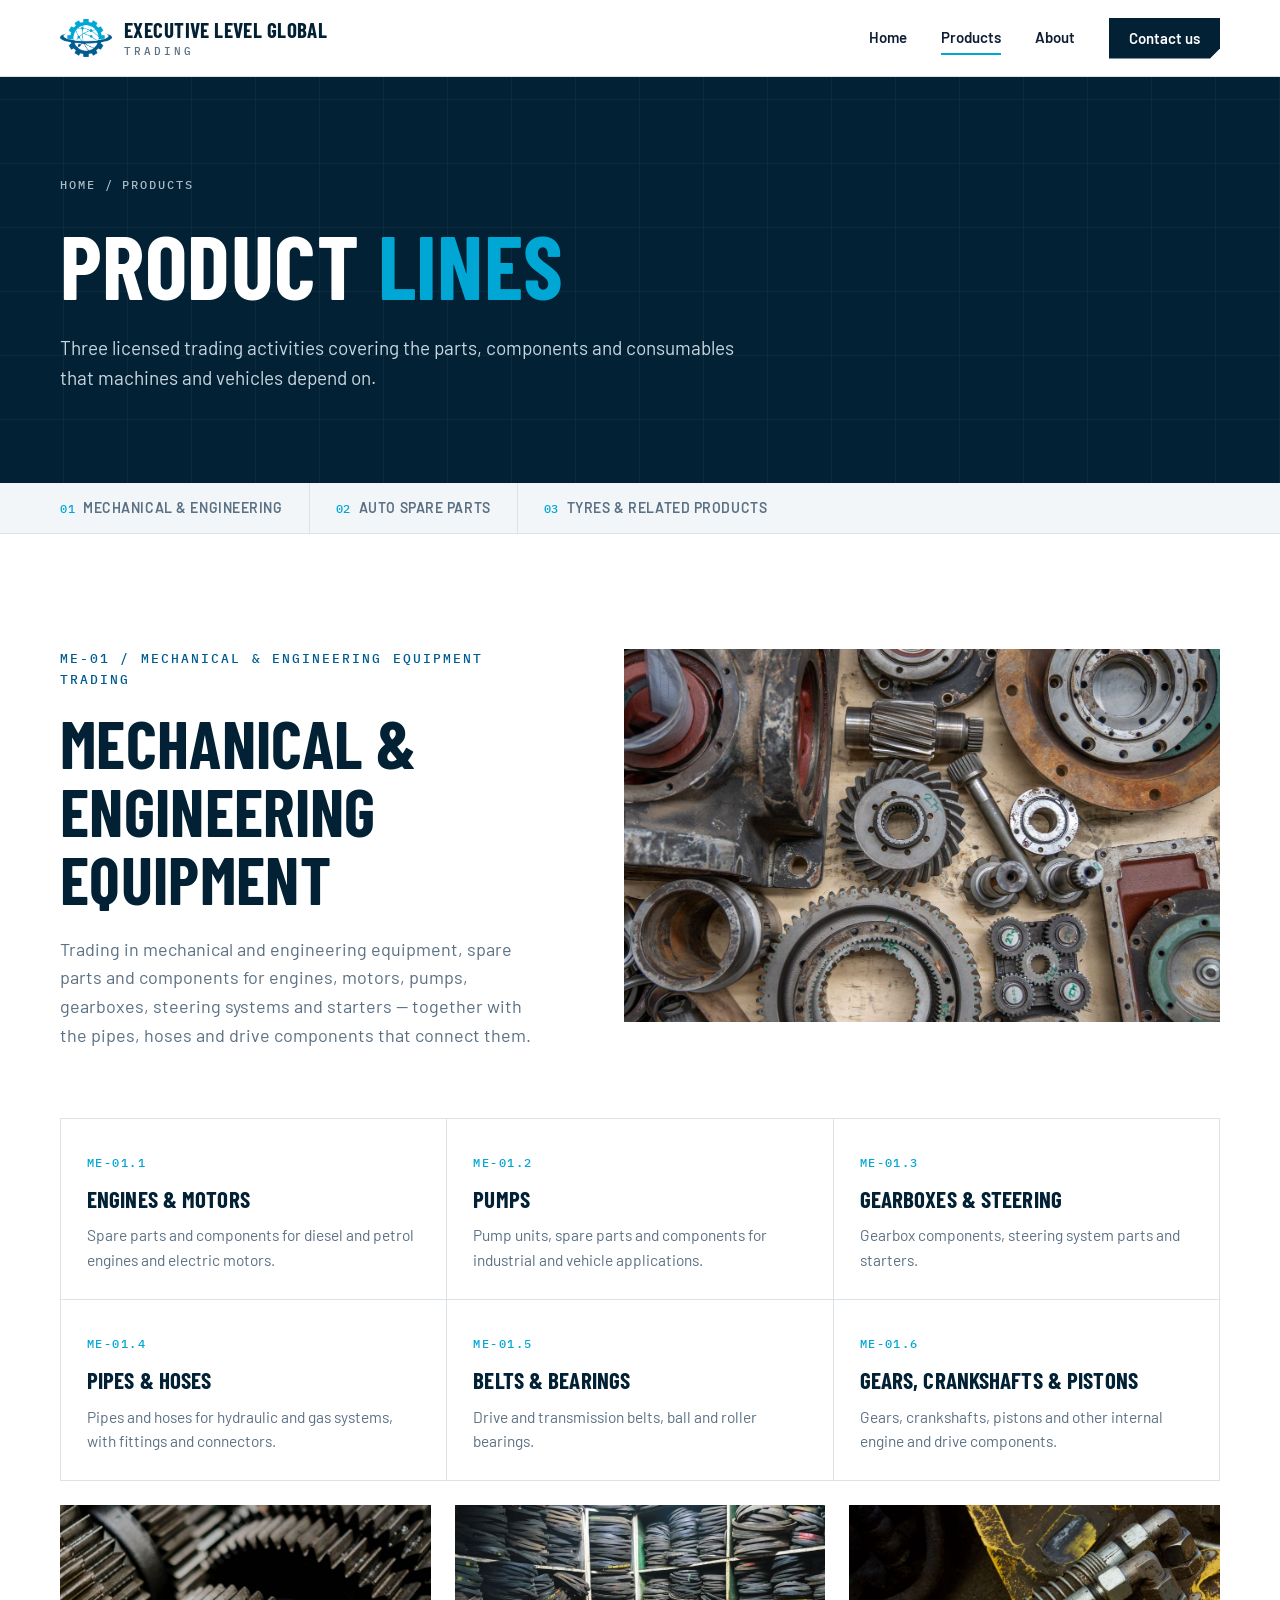
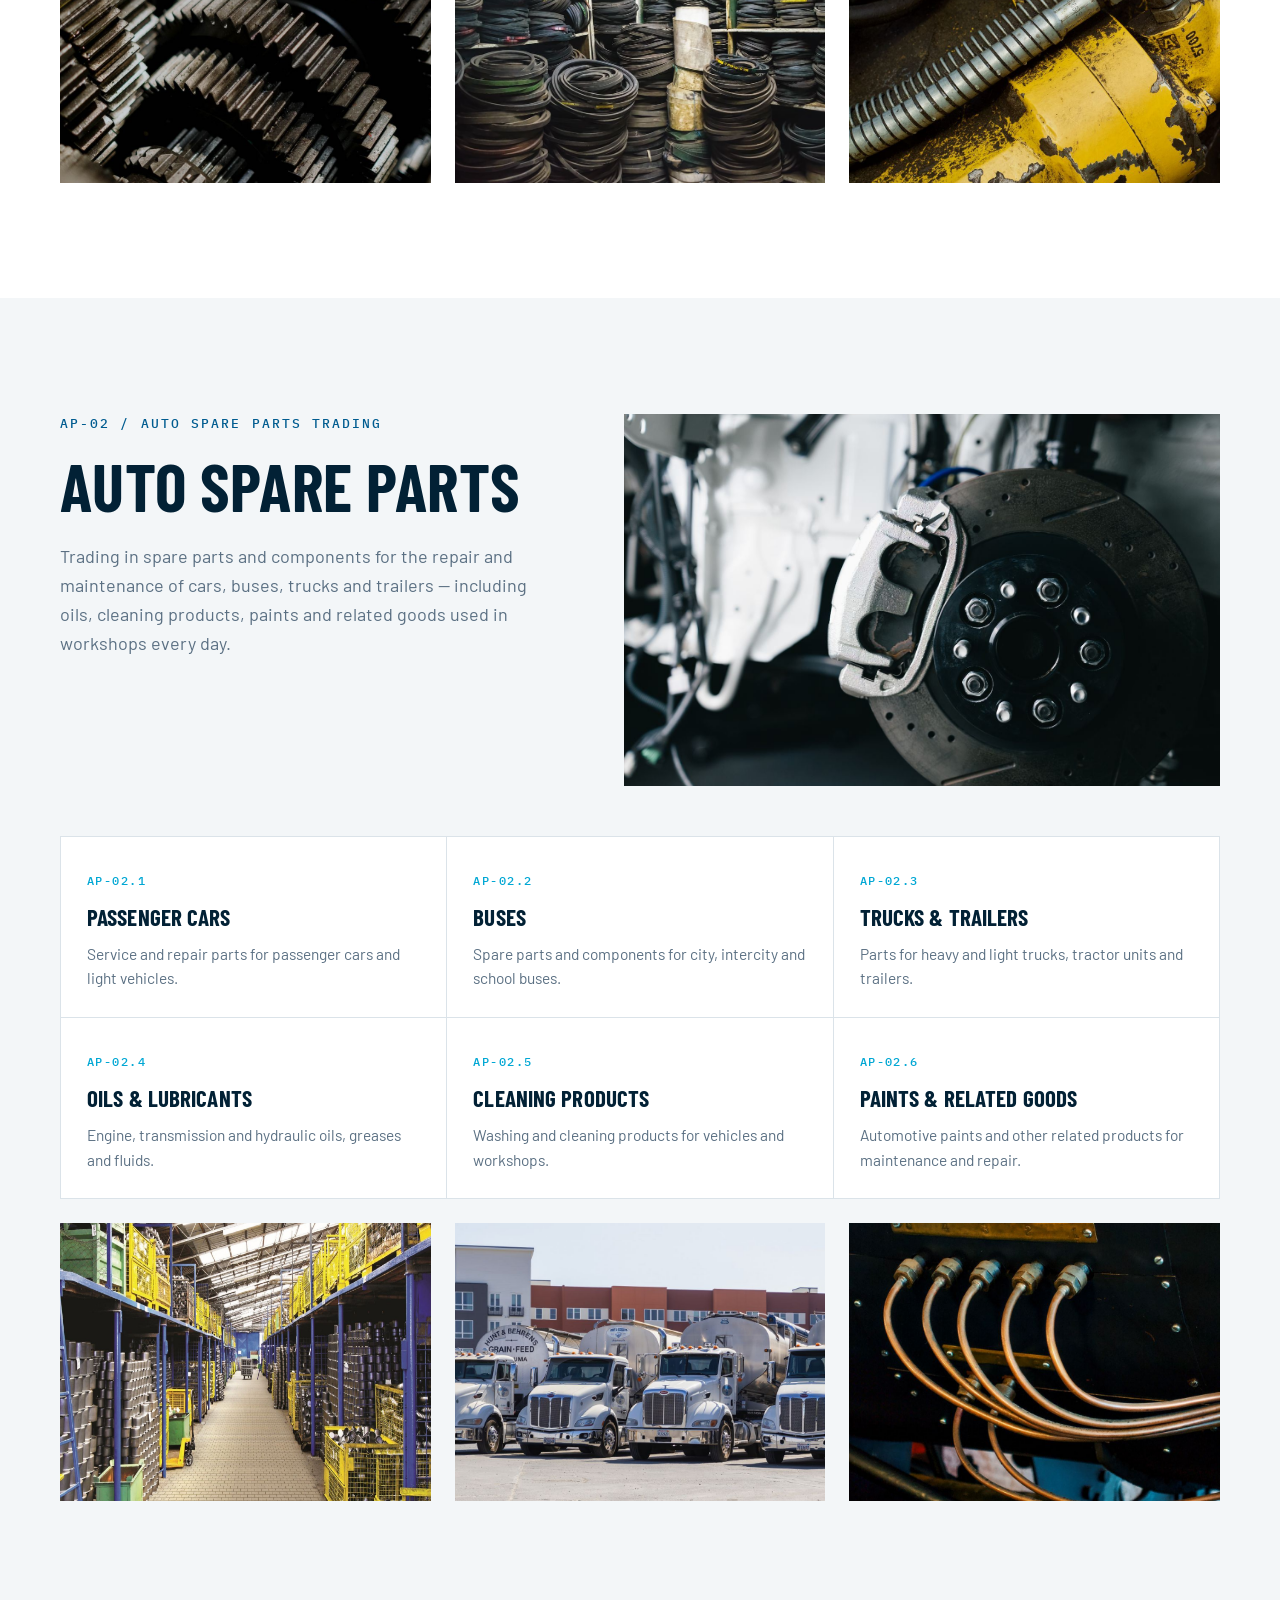
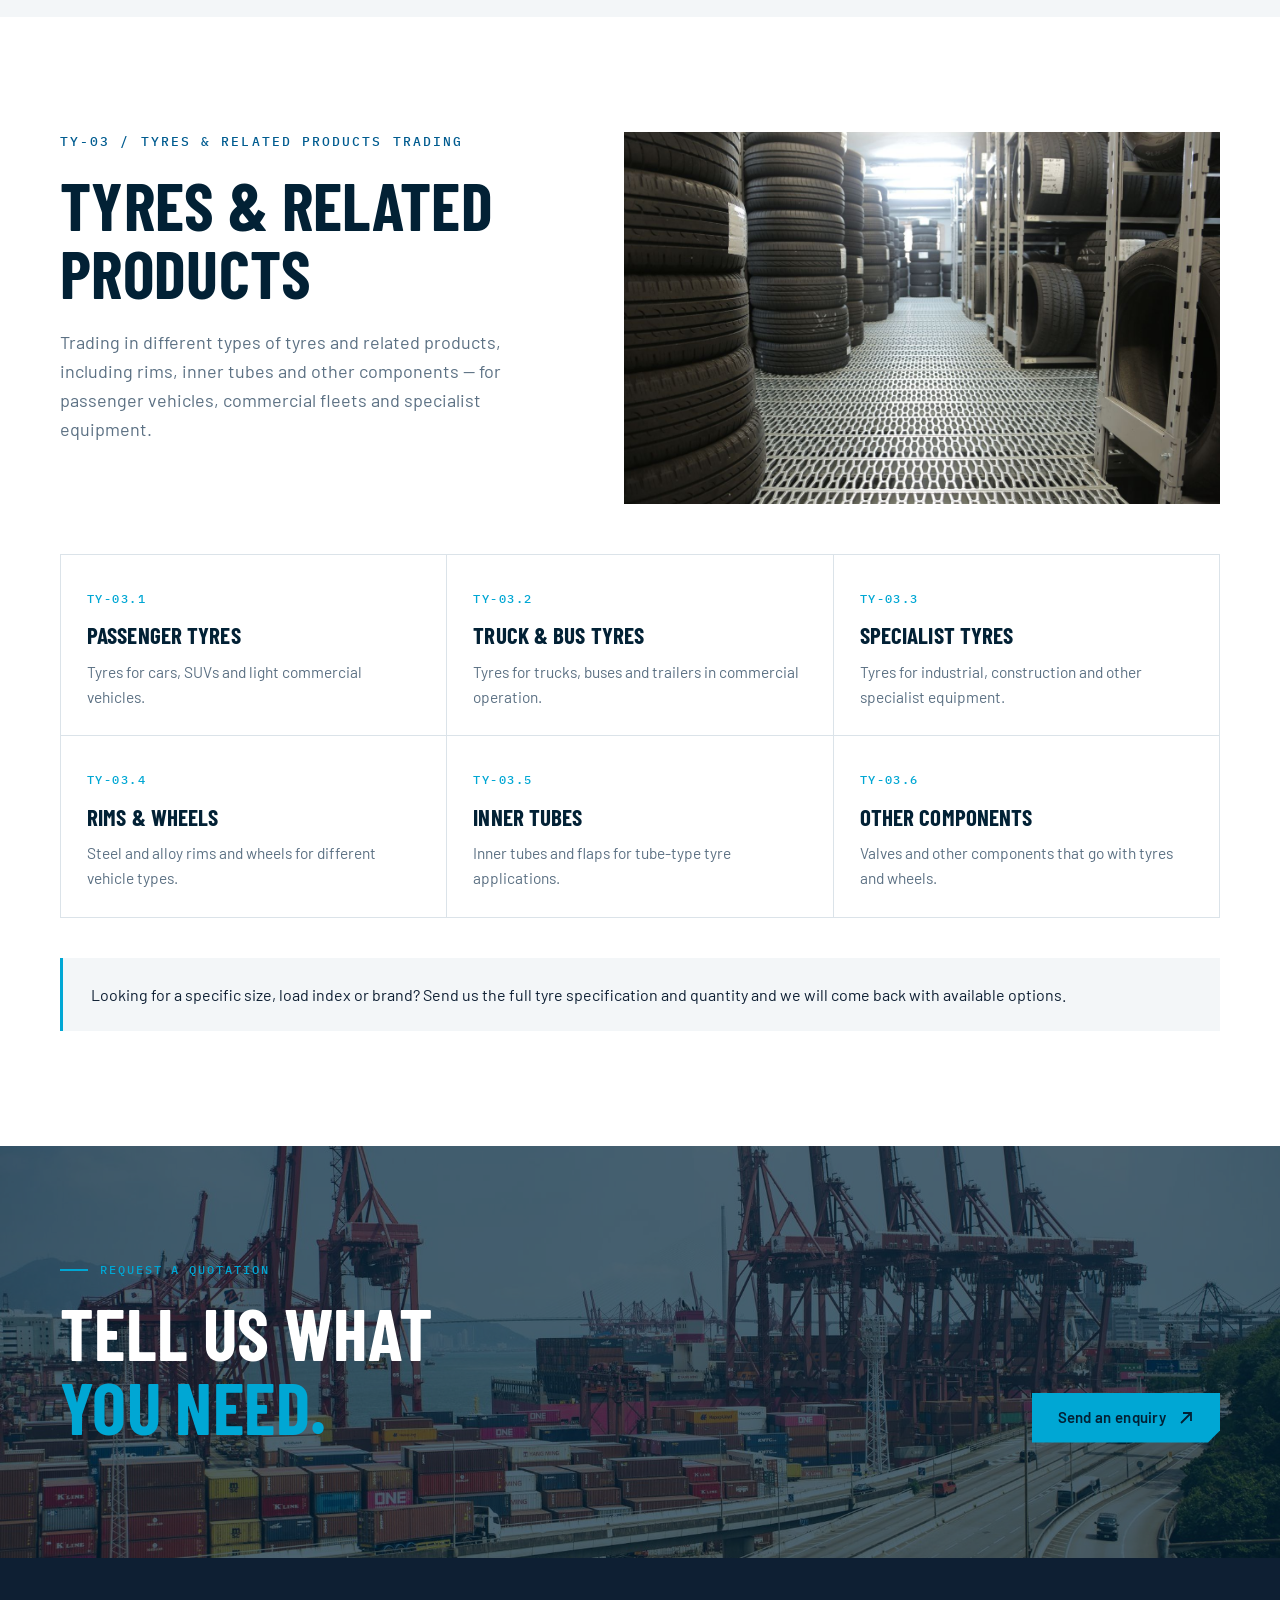
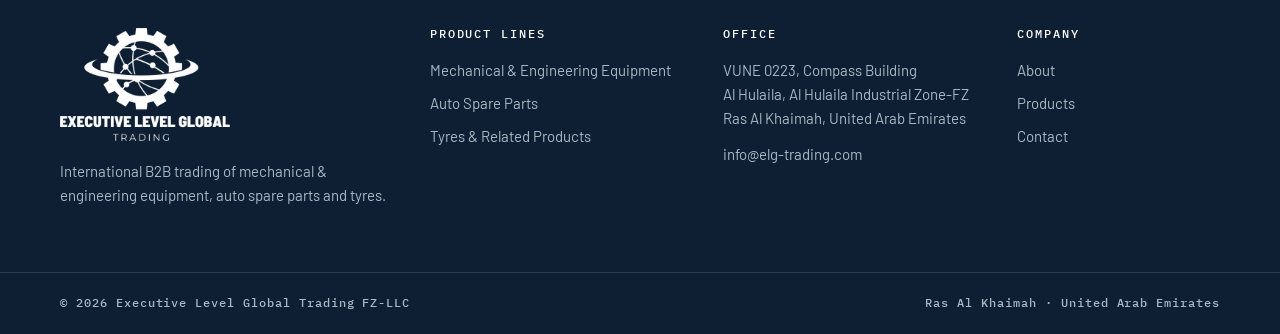
<file: products.html>
<!doctype html>
<html lang="en" class="no-js">
<head>
<meta charset="utf-8">
<meta name="viewport" content="width=device-width, initial-scale=1">
<title>Products | Executive Level Global Trading FZ-LLC</title>
<meta name="description" content="Mechanical and engineering equipment, auto spare parts for cars, buses, trucks and trailers, tyres, rims and related products.">
<meta name="theme-color" content="#022135">
<link rel="canonical" href="https://elg-trading.com/products">
<link rel="icon" href="favicon.ico" sizes="any">
<link rel="icon" type="image/png" sizes="32x32" href="assets/favicon-32.png">
<link rel="icon" type="image/png" sizes="192x192" href="assets/favicon-192.png">
<link rel="apple-touch-icon" href="assets/apple-touch-icon.png">
<meta property="og:type" content="website">
<meta property="og:site_name" content="Executive Level Global Trading FZ-LLC">
<meta property="og:title" content="Products | Executive Level Global Trading FZ-LLC">
<meta property="og:description" content="Mechanical and engineering equipment, auto spare parts for cars, buses, trucks and trailers, tyres, rims and related products.">
<meta property="og:url" content="https://elg-trading.com/products">
<meta property="og:image" content="https://elg-trading.com/assets/og-image.jpg">
<meta property="og:image:width" content="1200">
<meta property="og:image:height" content="630">
<meta name="twitter:card" content="summary_large_image">
<link rel="preconnect" href="https://fonts.googleapis.com">
<link rel="preconnect" href="https://fonts.gstatic.com" crossorigin>
<link href="https://fonts.googleapis.com/css2?family=Barlow+Condensed:wght@600;700&family=Barlow:wght@400;500;600&family=IBM+Plex+Mono:wght@500&display=swap" rel="stylesheet">
<link rel="stylesheet" href="css/site.css">
<script type="application/ld+json">{"@context": "https://schema.org", "@type": "Organization", "name": "Executive Level Global Trading FZ-LLC", "url": "https://elg-trading.com/", "logo": "https://elg-trading.com/assets/logo.png", "image": "https://elg-trading.com/assets/og-image.jpg", "email": "info@elg-trading.com", "description": "International B2B trading of mechanical and engineering equipment, auto spare parts, tyres and related products.", "address": {"@type": "PostalAddress", "streetAddress": "VUNE 0223, Compass Building, Al Hulaila", "addressLocality": "Al Hulaila Industrial Zone-FZ", "addressRegion": "Ras Al Khaimah", "addressCountry": "AE"}}</script>
</head>
<body>
<header class="site-header">
  <div class="wrap">
    <a class="brand" href="/" aria-label="Executive Level Global Trading FZ-LLC — home">
      <img src="assets/mark.png" alt="" width="52" height="37">
      <span class="brand-name"><strong>Executive Level Global</strong><small>Trading</small></span>
    </a>
    <button class="menu-toggle" aria-label="Menu" aria-expanded="false"><span></span><span></span><span></span></button>
    <nav class="site-nav" aria-label="Main"><a href="/">Home</a><a href="/products" class="active">Products</a><a href="/about">About</a><a class="nav-cta" href="/contact">Contact us</a></nav>
  </div>
</header>
<main>
<section class="page-hero">
  <div class="wrap">
    <p class="crumbs"><a href="/">Home</a> / Products</p>
    <h1>Product <span>lines</span></h1>
    <p>Three licensed trading activities covering the parts, components and consumables that machines and vehicles depend on.</p>
  </div>
</section>
<nav class="jump" aria-label="Product lines">
  <div class="wrap">
    <a href="#mechanical"><b>01</b>Mechanical &amp; Engineering</a>
    <a href="#auto-parts"><b>02</b>Auto Spare Parts</a>
    <a href="#tyres"><b>03</b>Tyres &amp; Related Products</a>
  </div>
</nav>

<section class="section catalogue" id="mechanical">
  <div class="wrap">
    <div class="cat-intro">
      <div>
        <span class="code">ME-01 / MECHANICAL &amp; ENGINEERING EQUIPMENT TRADING</span>
        <h2>Mechanical &amp; engineering equipment</h2>
        <p>Trading in mechanical and engineering equipment, spare parts and components for engines, motors, pumps, gearboxes, steering systems and starters — together with the pipes, hoses and drive components that connect them.</p>
      </div>
      <img class="reveal" src="assets/img/mechanical.jpg" alt="Gears, bearings and gearbox components laid out on a workbench" loading="lazy">
    </div>
    <div class="cat-grid">
      <div class="cat-card reveal"><span class="ref">ME-01.1</span><h3>Engines &amp; motors</h3><p>Spare parts and components for diesel and petrol engines and electric motors.</p></div>
      <div class="cat-card reveal"><span class="ref">ME-01.2</span><h3>Pumps</h3><p>Pump units, spare parts and components for industrial and vehicle applications.</p></div>
      <div class="cat-card reveal"><span class="ref">ME-01.3</span><h3>Gearboxes &amp; steering</h3><p>Gearbox components, steering system parts and starters.</p></div>
      <div class="cat-card reveal"><span class="ref">ME-01.4</span><h3>Pipes &amp; hoses</h3><p>Pipes and hoses for hydraulic and gas systems, with fittings and connectors.</p></div>
      <div class="cat-card reveal"><span class="ref">ME-01.5</span><h3>Belts &amp; bearings</h3><p>Drive and transmission belts, ball and roller bearings.</p></div>
      <div class="cat-card reveal"><span class="ref">ME-01.6</span><h3>Gears, crankshafts &amp; pistons</h3><p>Gears, crankshafts, pistons and other internal engine and drive components.</p></div>
    </div>
    <div class="cat-strip">
      <img class="reveal" src="assets/img/gears.jpg" alt="Transmission gears close-up" loading="lazy">
      <img class="reveal" src="assets/img/belts.jpg" alt="Shelves stocked with drive belts" loading="lazy">
      <img class="reveal" src="assets/img/hydraulic.jpg" alt="Hydraulic hose and fittings on heavy machinery" loading="lazy">
    </div>
  </div>
</section>

<section class="section paper catalogue" id="auto-parts">
  <div class="wrap">
    <div class="cat-intro">
      <div>
        <span class="code">AP-02 / AUTO SPARE PARTS TRADING</span>
        <h2>Auto spare parts</h2>
        <p>Trading in spare parts and components for the repair and maintenance of cars, buses, trucks and trailers — including oils, cleaning products, paints and related goods used in workshops every day.</p>
      </div>
      <img class="reveal" src="assets/img/auto-parts.jpg" alt="Brake disc and caliper on a vehicle" loading="lazy">
    </div>
    <div class="cat-grid">
      <div class="cat-card reveal"><span class="ref">AP-02.1</span><h3>Passenger cars</h3><p>Service and repair parts for passenger cars and light vehicles.</p></div>
      <div class="cat-card reveal"><span class="ref">AP-02.2</span><h3>Buses</h3><p>Spare parts and components for city, intercity and school buses.</p></div>
      <div class="cat-card reveal"><span class="ref">AP-02.3</span><h3>Trucks &amp; trailers</h3><p>Parts for heavy and light trucks, tractor units and trailers.</p></div>
      <div class="cat-card reveal"><span class="ref">AP-02.4</span><h3>Oils &amp; lubricants</h3><p>Engine, transmission and hydraulic oils, greases and fluids.</p></div>
      <div class="cat-card reveal"><span class="ref">AP-02.5</span><h3>Cleaning products</h3><p>Washing and cleaning products for vehicles and workshops.</p></div>
      <div class="cat-card reveal"><span class="ref">AP-02.6</span><h3>Paints &amp; related goods</h3><p>Automotive paints and other related products for maintenance and repair.</p></div>
    </div>
    <div class="cat-strip">
      <img class="reveal" src="assets/img/warehouse.jpg" alt="Parts warehouse with stocked shelving" loading="lazy">
      <img class="reveal" src="assets/img/fleet.jpg" alt="Trucks parked at a depot" loading="lazy">
      <img class="reveal" src="assets/img/hoses.jpg" alt="Metal hoses and connectors" loading="lazy">
    </div>
  </div>
</section>

<section class="section catalogue" id="tyres">
  <div class="wrap">
    <div class="cat-intro">
      <div>
        <span class="code">TY-03 / TYRES &amp; RELATED PRODUCTS TRADING</span>
        <h2>Tyres &amp; related products</h2>
        <p>Trading in different types of tyres and related products, including rims, inner tubes and other components — for passenger vehicles, commercial fleets and specialist equipment.</p>
      </div>
      <img class="reveal" src="assets/img/tyres.jpg" alt="Stacks of tyres in a storage aisle" loading="lazy">
    </div>
    <div class="cat-grid">
      <div class="cat-card reveal"><span class="ref">TY-03.1</span><h3>Passenger tyres</h3><p>Tyres for cars, SUVs and light commercial vehicles.</p></div>
      <div class="cat-card reveal"><span class="ref">TY-03.2</span><h3>Truck &amp; bus tyres</h3><p>Tyres for trucks, buses and trailers in commercial operation.</p></div>
      <div class="cat-card reveal"><span class="ref">TY-03.3</span><h3>Specialist tyres</h3><p>Tyres for industrial, construction and other specialist equipment.</p></div>
      <div class="cat-card reveal"><span class="ref">TY-03.4</span><h3>Rims &amp; wheels</h3><p>Steel and alloy rims and wheels for different vehicle types.</p></div>
      <div class="cat-card reveal"><span class="ref">TY-03.5</span><h3>Inner tubes</h3><p>Inner tubes and flaps for tube-type tyre applications.</p></div>
      <div class="cat-card reveal"><span class="ref">TY-03.6</span><h3>Other components</h3><p>Valves and other components that go with tyres and wheels.</p></div>
    </div>
    <div class="note">Looking for a specific size, load index or brand? Send us the full tyre specification and quantity and we will come back with available options.</div>
  </div>
</section>

<section class="cta-band">
  <img src="assets/img/port.jpg" alt="" loading="lazy">
  <div class="wrap">
    <div><p class="eyebrow">Request a quotation</p><h2>Tell us what<br><span>you need.</span></h2></div>
    <a class="btn btn-primary" href="/contact">Send an enquiry <svg viewBox="0 0 16 16" fill="none" stroke="currentColor" stroke-width="1.8" aria-hidden="true"><path d="M3 13 13 3M5 3h8v8"/></svg></a>
  </div>
</section>
</main>
<footer class="site-footer">
  <div class="wrap">
    <div>
      <img src="assets/logo-white.png" alt="Executive Level Global Trading FZ-LLC" width="170" height="113" loading="lazy">
      <p>International B2B trading of mechanical &amp; engineering equipment, auto spare parts and tyres.</p>
    </div>
    <div>
      <h4>Product lines</h4>
      <ul>
        <li><a href="/products#mechanical">Mechanical &amp; Engineering Equipment</a></li>
        <li><a href="/products#auto-parts">Auto Spare Parts</a></li>
        <li><a href="/products#tyres">Tyres &amp; Related Products</a></li>
      </ul>
    </div>
    <div>
      <h4>Office</h4>
      <address>VUNE 0223, Compass Building<br>Al Hulaila, Al Hulaila Industrial Zone-FZ<br>Ras Al Khaimah, United Arab Emirates</address>
      <p style="margin-top:12px"><a href="mailto:info@elg-trading.com">info@elg-trading.com</a></p>
    </div>
    <div>
      <h4>Company</h4>
      <ul>
        <li><a href="/about">About</a></li>
        <li><a href="/products">Products</a></li>
        <li><a href="/contact">Contact</a></li>
      </ul>
    </div>
  </div>
  <div class="footer-bottom">
    <div class="wrap">
      <span>© <span data-year>2026</span> Executive Level Global Trading FZ-LLC</span>
      <span>Ras Al Khaimah · United Arab Emirates</span>
    </div>
  </div>
</footer>
<script src="js/site.js"></script>
</body>
</html>
</file>
<file: css/site.css>
:root {
  --navy: #022135;
  --navy-2: #0a3049;
  --ink: #0e1f33;
  --blue: #005c90;
  --cyan: #00a7d4;
  --steel: #5b7083;
  --mist: #a9bac7;
  --paper: #f3f6f8;
  --white: #ffffff;
  --line: #dbe3e9;
  --line-dark: rgba(255, 255, 255, .12);
  --display: 'Barlow Condensed', 'Arial Narrow', sans-serif;
  --body: 'Barlow', 'Segoe UI', Arial, sans-serif;
  --mono: 'IBM Plex Mono', Consolas, monospace;
  --wrap: 1240px;
  --gutter: clamp(16px, 4vw, 40px);
}

*, *::before, *::after { box-sizing: border-box; }
html { scroll-behavior: smooth; }
body {
  margin: 0;
  background: var(--white);
  color: var(--ink);
  font: 400 17px/1.6 var(--body);
  -webkit-font-smoothing: antialiased;
  overflow-x: hidden;
}
img { max-width: 100%; display: block; }
a { color: inherit; }
h1, h2, h3, h4 { font-family: var(--display); font-weight: 700; line-height: 1.02; margin: 0; letter-spacing: .005em; }
p { margin: 0 0 1em; }

.wrap { width: 100%; max-width: var(--wrap); margin: 0 auto; padding: 0 var(--gutter); }

.eyebrow {
  font: 500 12px/1.4 var(--mono);
  letter-spacing: .16em;
  text-transform: uppercase;
  color: var(--cyan);
  margin: 0 0 18px;
  display: flex;
  align-items: center;
  gap: 12px;
}
.eyebrow::before { content: ""; width: 28px; height: 2px; background: currentColor; flex: none; }
.eyebrow.dark { color: var(--blue); }

/* ---------- header ---------- */
.site-header {
  position: sticky;
  top: 0;
  z-index: 50;
  background: rgba(255, 255, 255, .97);
  border-bottom: 1px solid var(--line);
}
.site-header .wrap { display: flex; align-items: center; justify-content: space-between; height: 76px; gap: 24px; }
.brand { display: flex; align-items: center; gap: 12px; text-decoration: none; color: var(--navy); flex: none; }
.brand img { width: 52px; height: auto; }
.brand-name { display: flex; flex-direction: column; line-height: 1; }
.brand-name strong { font: 700 21px/1 var(--display); letter-spacing: .02em; text-transform: uppercase; }
.brand-name small { font: 500 10.5px/1 var(--mono); letter-spacing: .28em; text-transform: uppercase; color: var(--steel); margin-top: 6px; }

.site-nav { display: flex; align-items: center; gap: 34px; }
.site-nav a {
  text-decoration: none;
  font: 600 15px/1 var(--body);
  color: var(--ink);
  padding: 8px 0;
  border-bottom: 2px solid transparent;
}
.site-nav a:hover { color: var(--blue); }
.site-nav a.active { border-bottom-color: var(--cyan); }
.site-nav .nav-cta {
  background: var(--navy);
  color: var(--white);
  padding: 13px 20px;
  border: 0;
  clip-path: polygon(0 0, 100% 0, 100% calc(100% - 10px), calc(100% - 10px) 100%, 0 100%);
}
.site-nav .nav-cta:hover { background: var(--blue); color: var(--white); }

.menu-toggle { display: none; background: none; border: 0; width: 44px; height: 44px; padding: 10px; cursor: pointer; }
.menu-toggle span { display: block; height: 2px; background: var(--navy); margin: 6px 0; transition: transform .25s, opacity .25s; }
.menu-open .menu-toggle span:nth-child(1) { transform: translateY(8px) rotate(45deg); }
.menu-open .menu-toggle span:nth-child(2) { opacity: 0; }
.menu-open .menu-toggle span:nth-child(3) { transform: translateY(-8px) rotate(-45deg); }

/* ---------- buttons ---------- */
.btn {
  display: inline-flex;
  align-items: center;
  gap: 12px;
  font: 600 15px/1 var(--body);
  letter-spacing: .02em;
  text-decoration: none;
  padding: 17px 26px;
  border: 0;
  cursor: pointer;
  clip-path: polygon(0 0, 100% 0, 100% calc(100% - 12px), calc(100% - 12px) 100%, 0 100%);
  transition: background .2s, color .2s;
}
.btn svg { width: 16px; height: 16px; }
.btn-primary { background: var(--cyan); color: var(--navy); }
.btn-primary:hover { background: var(--white); }
.btn-dark { background: var(--navy); color: var(--white); }
.btn-dark:hover { background: var(--blue); }
.btn-ghost { background: transparent; color: var(--white); box-shadow: inset 0 0 0 1px rgba(255, 255, 255, .4); clip-path: none; }
.btn-ghost:hover { background: rgba(255, 255, 255, .08); }

/* ---------- hero ---------- */
.hero {
  position: relative;
  background: var(--navy);
  color: var(--white);
  overflow: hidden;
  isolation: isolate;
}
.hero-media { position: absolute; inset: 0; z-index: -2; }
.hero-media img { width: 100%; height: 100%; object-fit: cover; opacity: .38; }
.hero::before {
  content: "";
  position: absolute;
  inset: 0;
  z-index: -1;
  background:
    linear-gradient(90deg, var(--navy) 22%, rgba(2, 33, 53, .55) 70%, rgba(2, 33, 53, .3)),
    repeating-linear-gradient(0deg, transparent 0 63px, rgba(255, 255, 255, .045) 63px 64px),
    repeating-linear-gradient(90deg, transparent 0 63px, rgba(255, 255, 255, .045) 63px 64px);
}
.hero .wrap {
  display: grid;
  grid-template-columns: minmax(0, 1.25fr) minmax(0, .85fr);
  gap: clamp(32px, 6vw, 90px);
  align-items: end;
  padding-top: clamp(70px, 10vw, 130px);
  padding-bottom: clamp(60px, 8vw, 110px);
}
.hero h1 { font-size: clamp(42px, 5.4vw, 76px); text-transform: uppercase; margin-bottom: 26px; }
.hero h1 em { font-style: normal; color: var(--cyan); }
.hero-lede { font-size: clamp(17px, 1.6vw, 20px); color: #c9d6df; max-width: 600px; margin-bottom: 36px; }
.hero-actions { display: flex; flex-wrap: wrap; gap: 14px; }

.spec-sheet {
  background: rgba(2, 33, 53, .82);
  border: 1px solid var(--line-dark);
  backdrop-filter: blur(6px);
}
.spec-sheet header {
  display: flex;
  justify-content: space-between;
  font: 500 11px/1 var(--mono);
  letter-spacing: .16em;
  color: var(--mist);
  padding: 16px 22px;
  border-bottom: 1px solid var(--line-dark);
  text-transform: uppercase;
}
.spec-row {
  display: grid;
  grid-template-columns: 54px 1fr 20px;
  align-items: center;
  gap: 14px;
  padding: 20px 22px;
  border-bottom: 1px solid var(--line-dark);
  text-decoration: none;
  transition: background .2s;
}
.spec-row:last-child { border-bottom: 0; }
.spec-row:hover { background: rgba(0, 167, 212, .1); }
.spec-row .code { font: 500 13px/1 var(--mono); color: var(--cyan); }
.spec-row strong { display: block; font: 700 22px/1.05 var(--display); text-transform: uppercase; letter-spacing: .02em; }
.spec-row span.sub { display: block; font-size: 14px; color: var(--mist); margin-top: 4px; }
.spec-row .arrow { color: var(--cyan); font-size: 18px; }

.hero-strip { border-top: 1px solid var(--line-dark); background: rgba(0, 0, 0, .18); }
.hero-strip .wrap {
  display: flex;
  flex-wrap: wrap;
  gap: 10px 40px;
  padding-top: 18px;
  padding-bottom: 18px;
  align-items: center;
  font: 500 12px/1.4 var(--mono);
  letter-spacing: .14em;
  text-transform: uppercase;
  color: var(--mist);
}
.hero-strip b { color: var(--white); font-weight: 500; }

/* ---------- sections ---------- */
.section { padding: clamp(70px, 9vw, 120px) 0; }
.section.paper { background: var(--paper); }
.section.dark { background: var(--navy); color: var(--white); }
.section-head {
  display: grid;
  grid-template-columns: minmax(0, 1fr) minmax(0, 1fr);
  gap: 24px 60px;
  align-items: end;
  margin-bottom: clamp(40px, 5vw, 64px);
}
.section-head h2 { font-size: clamp(38px, 5vw, 64px); text-transform: uppercase; color: var(--navy); }
.section.dark .section-head h2 { color: var(--white); }
.section-head h2 span { color: var(--blue); }
.section.dark .section-head h2 span { color: var(--cyan); }
.section-head p { color: var(--steel); font-size: 18px; margin: 0; max-width: 520px; }
.section.dark .section-head p { color: var(--mist); }

/* divisions */
.division-grid { display: grid; grid-template-columns: repeat(3, minmax(0, 1fr)); gap: 24px; }
.division {
  display: flex;
  flex-direction: column;
  background: var(--white);
  border: 1px solid var(--line);
  text-decoration: none;
  transition: border-color .2s, transform .2s;
}
.division:hover { border-color: var(--blue); transform: translateY(-4px); }
.division figure { margin: 0; position: relative; aspect-ratio: 4 / 3; overflow: hidden; background: var(--navy); }
.division figure img { width: 100%; height: 100%; object-fit: cover; transition: transform .6s; }
.division:hover figure img { transform: scale(1.04); }
.division .tag {
  position: absolute;
  left: 0;
  top: 0;
  background: var(--navy);
  color: var(--cyan);
  font: 500 12px/1 var(--mono);
  letter-spacing: .14em;
  padding: 12px 14px;
}
.division-body { padding: 28px 26px 30px; display: flex; flex-direction: column; flex: 1; }
.division h3 { font-size: 30px; text-transform: uppercase; color: var(--navy); margin-bottom: 14px; }
.division p { color: var(--steel); font-size: 16px; }
.division ul { list-style: none; margin: 4px 0 26px; padding: 0; border-top: 1px solid var(--line); }
.division li { padding: 9px 0; border-bottom: 1px solid var(--line); font-size: 15px; display: flex; gap: 10px; }
.division li::before { content: "—"; color: var(--cyan); }
.division .more { margin-top: auto; font: 600 14px/1 var(--body); color: var(--blue); letter-spacing: .04em; text-transform: uppercase; }

/* clients */
.split { display: grid; grid-template-columns: minmax(0, 1fr) minmax(0, 1fr); gap: clamp(32px, 6vw, 80px); align-items: center; }
.split-media { position: relative; }
.split-media img { width: 100%; aspect-ratio: 5 / 4; object-fit: cover; }
.split-media .caption {
  position: absolute;
  right: 0;
  bottom: 0;
  background: var(--navy);
  color: var(--white);
  font: 500 12px/1.4 var(--mono);
  letter-spacing: .14em;
  text-transform: uppercase;
  padding: 14px 18px;
}
.split h2 { font-size: clamp(36px, 4.6vw, 58px); text-transform: uppercase; color: var(--navy); margin-bottom: 22px; }
.split h2 span { color: var(--blue); }
.split .lead { color: var(--steel); font-size: 18px; }
.client-list { display: grid; grid-template-columns: 1fr 1fr; gap: 0 28px; margin-top: 30px; border-top: 1px solid var(--line); }
.client-list div { padding: 18px 0; border-bottom: 1px solid var(--line); }
.client-list strong { display: block; font: 700 19px/1.1 var(--display); text-transform: uppercase; color: var(--navy); letter-spacing: .02em; }
.client-list span { font-size: 15px; color: var(--steel); }

/* process */
.process { display: grid; grid-template-columns: repeat(4, minmax(0, 1fr)); border-top: 1px solid var(--line-dark); counter-reset: step; }
.step { padding: 34px 28px 10px 0; border-right: 1px solid var(--line-dark); }
.step + .step { padding-left: 28px; }
.step:last-child { border-right: 0; }
.step .num { font: 500 13px/1 var(--mono); color: var(--cyan); letter-spacing: .14em; display: block; margin-bottom: 34px; }
.step h3 { font-size: 26px; text-transform: uppercase; margin-bottom: 14px; }
.step p { color: var(--mist); font-size: 16px; }

/* advantages */
.adv-grid { display: grid; grid-template-columns: repeat(3, minmax(0, 1fr)); gap: 1px; background: var(--line); border: 1px solid var(--line); }
.adv { background: var(--white); padding: 34px 30px; }
.adv svg { width: 40px; height: 40px; color: var(--blue); margin-bottom: 24px; }
.adv h3 { font-size: 24px; text-transform: uppercase; color: var(--navy); margin-bottom: 10px; }
.adv p { color: var(--steel); font-size: 16px; margin: 0; }

/* CTA band */
.cta-band { position: relative; color: var(--white); background: var(--navy); overflow: hidden; isolation: isolate; }
.cta-band img { position: absolute; inset: 0; width: 100%; height: 100%; object-fit: cover; opacity: .3; z-index: -1; }
.cta-band .wrap { padding-top: clamp(70px, 9vw, 120px); padding-bottom: clamp(70px, 9vw, 120px); display: flex; flex-wrap: wrap; align-items: end; justify-content: space-between; gap: 30px; }
.cta-band h2 { font-size: clamp(40px, 5.6vw, 76px); text-transform: uppercase; max-width: 800px; }
.cta-band h2 span { color: var(--cyan); }

/* ---------- page hero (inner pages) ---------- */
.page-hero { background: var(--navy); color: var(--white); position: relative; overflow: hidden; isolation: isolate; }
.page-hero::before {
  content: "";
  position: absolute;
  inset: 0;
  z-index: -1;
  background:
    repeating-linear-gradient(0deg, transparent 0 63px, rgba(255, 255, 255, .045) 63px 64px),
    repeating-linear-gradient(90deg, transparent 0 63px, rgba(255, 255, 255, .045) 63px 64px);
}
.page-hero .wrap { padding-top: clamp(60px, 8vw, 110px); padding-bottom: clamp(50px, 7vw, 90px); }
.page-hero h1 { font-size: clamp(46px, 7vw, 92px); text-transform: uppercase; max-width: 960px; margin-bottom: 22px; }
.page-hero h1 span { color: var(--cyan); }
.page-hero p { color: #c9d6df; font-size: 19px; max-width: 680px; margin: 0; }
.page-hero .crumbs { font: 500 12px/1 var(--mono); letter-spacing: .16em; color: var(--mist); text-transform: uppercase; margin-bottom: 28px; }
.page-hero .crumbs a { text-decoration: none; }
.page-hero .crumbs a:hover { color: var(--white); }

/* jump nav on products page */
.jump { background: var(--paper); border-bottom: 1px solid var(--line); position: sticky; top: 76px; z-index: 40; }
.jump .wrap { display: flex; gap: 0; overflow-x: auto; }
.jump a {
  flex: none;
  text-decoration: none;
  padding: 18px 26px 18px 0;
  margin-right: 26px;
  font: 600 14px/1 var(--body);
  letter-spacing: .04em;
  text-transform: uppercase;
  color: var(--steel);
  border-right: 1px solid var(--line);
}
.jump a:last-child { border-right: 0; }
.jump a b { font: 500 12px/1 var(--mono); color: var(--cyan); margin-right: 8px; }
.jump a:hover { color: var(--navy); }

/* catalogue */
.catalogue { scroll-margin-top: 140px; }
.cat-intro { display: grid; grid-template-columns: minmax(0, .9fr) minmax(0, 1.1fr); gap: clamp(32px, 6vw, 80px); align-items: start; margin-bottom: 50px; }
.cat-intro .code { font: 500 13px/1.6 var(--mono); letter-spacing: .16em; color: var(--blue); display: block; margin-bottom: 18px; }
.cat-intro h2 { font-size: clamp(40px, 5.2vw, 68px); text-transform: uppercase; color: var(--navy); margin-bottom: 22px; }
.cat-intro p { color: var(--steel); font-size: 18px; }
.cat-intro img { width: 100%; aspect-ratio: 16 / 10; object-fit: cover; }
.cat-grid { display: grid; grid-template-columns: repeat(3, minmax(0, 1fr)); gap: 1px; background: var(--line); border: 1px solid var(--line); }
.cat-card { background: var(--white); padding: 28px 26px 26px; }
.section.paper .cat-card { background: var(--white); }
.cat-card .ref { font: 500 12px/1 var(--mono); color: var(--cyan); letter-spacing: .12em; }
.cat-card h3 { font-size: 23px; text-transform: uppercase; color: var(--navy); margin: 14px 0 12px; }
.cat-card p { color: var(--steel); font-size: 15.5px; margin: 0; }
.cat-strip { display: grid; grid-template-columns: repeat(3, minmax(0, 1fr)); gap: 24px; margin-top: 24px; }
.cat-strip img { width: 100%; aspect-ratio: 4 / 3; object-fit: cover; }

.note {
  margin-top: 40px;
  padding: 24px 28px;
  border-left: 3px solid var(--cyan);
  background: var(--paper);
  color: var(--ink);
  font-size: 16px;
}
.section.paper .note { background: var(--white); }

/* about */
.facts { display: grid; grid-template-columns: repeat(3, minmax(0, 1fr)); border-top: 1px solid var(--line); border-bottom: 1px solid var(--line); }
.fact { padding: 30px 28px 30px 0; }
.fact + .fact { border-left: 1px solid var(--line); padding-left: 28px; }
.fact span { display: block; font: 500 12px/1 var(--mono); letter-spacing: .14em; text-transform: uppercase; color: var(--steel); margin-bottom: 12px; }
.fact strong { font: 700 24px/1.15 var(--display); text-transform: uppercase; color: var(--navy); }
.licence-list { list-style: none; margin: 0; padding: 0; border-top: 1px solid var(--line-dark); }
.licence-list li { display: grid; grid-template-columns: 70px 1fr; gap: 20px; padding: 26px 0; border-bottom: 1px solid var(--line-dark); }
.licence-list .code { font: 500 13px/1.6 var(--mono); color: var(--cyan); }
.licence-list strong { display: block; font: 700 26px/1.1 var(--display); text-transform: uppercase; margin-bottom: 8px; }
.licence-list p { color: var(--mist); margin: 0; font-size: 16px; }
.values { display: grid; grid-template-columns: repeat(4, minmax(0, 1fr)); gap: 24px; }
.value { border-top: 3px solid var(--navy); padding-top: 22px; }
.value h3 { font-size: 26px; text-transform: uppercase; color: var(--navy); margin-bottom: 10px; }
.value p { color: var(--steel); font-size: 16px; margin: 0; }

/* contact */
.contact-grid { display: grid; grid-template-columns: minmax(0, .85fr) minmax(0, 1.15fr); gap: clamp(32px, 6vw, 80px); align-items: start; }
.office { background: var(--navy); color: var(--white); padding: clamp(28px, 4vw, 44px); }
.office .label { font: 500 12px/1 var(--mono); letter-spacing: .16em; text-transform: uppercase; color: var(--cyan); display: block; margin-bottom: 12px; }
.office address { font-style: normal; font: 600 24px/1.25 var(--display); text-transform: uppercase; letter-spacing: .02em; margin-bottom: 30px; }
.office .mail { font: 600 22px/1.2 var(--body); color: var(--white); text-decoration: none; border-bottom: 2px solid var(--cyan); }
.office .mail:hover { color: var(--cyan); }
.office hr { border: 0; border-top: 1px solid var(--line-dark); margin: 30px 0; }
.office .btn { margin-top: 6px; }

.form { display: grid; grid-template-columns: 1fr 1fr; gap: 20px; }
.form .full { grid-column: 1 / -1; }
.form label { display: block; font: 500 12px/1 var(--mono); letter-spacing: .14em; text-transform: uppercase; color: var(--steel); margin-bottom: 10px; }
.form input, .form select, .form textarea {
  width: 100%;
  font: 400 16px/1.4 var(--body);
  color: var(--ink);
  background: var(--paper);
  border: 1px solid var(--line);
  border-radius: 0;
  padding: 14px 16px;
  outline: none;
  transition: border-color .2s, background .2s;
}
.form input:focus, .form select:focus, .form textarea:focus { border-color: var(--blue); background: var(--white); }
.form textarea { min-height: 150px; resize: vertical; }
.form .hint { font-size: 14px; color: var(--steel); margin: 0; }

/* ---------- footer ---------- */
.site-footer { background: var(--ink); color: var(--mist); font-size: 15px; }
.site-footer .wrap { display: grid; grid-template-columns: 1.3fr 1fr 1fr .8fr; gap: 40px; padding-top: 70px; padding-bottom: 50px; }
.site-footer img { width: 170px; margin-bottom: 18px; }
.site-footer h4 { font: 500 12px/1 var(--mono); letter-spacing: .16em; text-transform: uppercase; color: var(--white); margin-bottom: 18px; }
.site-footer ul { list-style: none; margin: 0; padding: 0; }
.site-footer li { margin-bottom: 9px; }
.site-footer a { text-decoration: none; }
.site-footer a:hover { color: var(--white); }
.site-footer address { font-style: normal; }
.footer-bottom { border-top: 1px solid var(--line-dark); }
.footer-bottom .wrap { display: flex; flex-wrap: wrap; justify-content: space-between; gap: 10px; padding-top: 22px; padding-bottom: 22px; font: 500 12px/1.4 var(--mono); letter-spacing: .08em; grid-template-columns: none; }

/* ---------- reveal ---------- */
.reveal { opacity: 0; transform: translateY(18px); transition: opacity .7s ease, transform .7s ease; }
.reveal.in { opacity: 1; transform: none; }
@media (prefers-reduced-motion: reduce) {
  .reveal { opacity: 1; transform: none; transition: none; }
  html { scroll-behavior: auto; }
}
.no-js .reveal { opacity: 1; transform: none; }

/* ---------- responsive ---------- */
@media (max-width: 1080px) {
  .site-nav { gap: 24px; }
  .division-grid, .cat-grid { grid-template-columns: 1fr 1fr; }
  .adv-grid { grid-template-columns: 1fr 1fr; }
  .process { grid-template-columns: 1fr 1fr; }
  .step:nth-child(2) { border-right: 0; }
  .step:nth-child(3) { padding-left: 0; }
  .step:nth-child(n+3) { border-top: 1px solid var(--line-dark); }
  .values { grid-template-columns: 1fr 1fr; }
  .site-footer .wrap { grid-template-columns: 1fr 1fr; }
}
@media (max-width: 900px) {
  .menu-toggle { display: block; }
  .site-nav {
    position: fixed;
    top: 76px;
    left: 0;
    right: 0;
    bottom: 0;
    background: var(--white);
    flex-direction: column;
    align-items: stretch;
    gap: 0;
    padding: 10px var(--gutter) 30px;
    transform: translateX(100%);
    transition: transform .3s ease;
    overflow-y: auto;
  }
  .menu-open .site-nav { transform: none; }
  .site-nav a { font-size: 22px; font-family: var(--display); text-transform: uppercase; padding: 20px 0; border-bottom: 1px solid var(--line); }
  .site-nav a.active { border-bottom-color: var(--line); color: var(--blue); }
  .site-nav .nav-cta { margin-top: 24px; text-align: center; padding: 20px; }
  .hero .wrap, .split, .cat-intro, .contact-grid, .section-head { grid-template-columns: 1fr; }
  .hero .wrap { align-items: start; }
  .split-media { order: -1; }
  .cat-strip { grid-template-columns: 1fr 1fr; }
  .cat-strip img:nth-child(3) { display: none; }
  .facts { grid-template-columns: 1fr; }
  .fact + .fact { border-left: 0; padding-left: 0; border-top: 1px solid var(--line); }
}
@media (max-width: 640px) {
  body { font-size: 16px; }
  .brand img { width: 44px; }
  .brand-name strong { font-size: 18px; }
  .brand-name small { letter-spacing: .2em; }
  .division-grid, .cat-grid, .adv-grid, .process, .values, .client-list, .form { grid-template-columns: 1fr; }
  .step, .step + .step { padding: 28px 0 6px; border-right: 0; }
  .step + .step { border-top: 1px solid var(--line-dark); }
  .step .num { margin-bottom: 18px; }
  .site-footer .wrap { grid-template-columns: 1fr; }
  .hero-actions .btn { width: 100%; justify-content: center; }
  .spec-row strong { font-size: 20px; }
  .licence-list li { grid-template-columns: 1fr; gap: 8px; }
}
</file>
